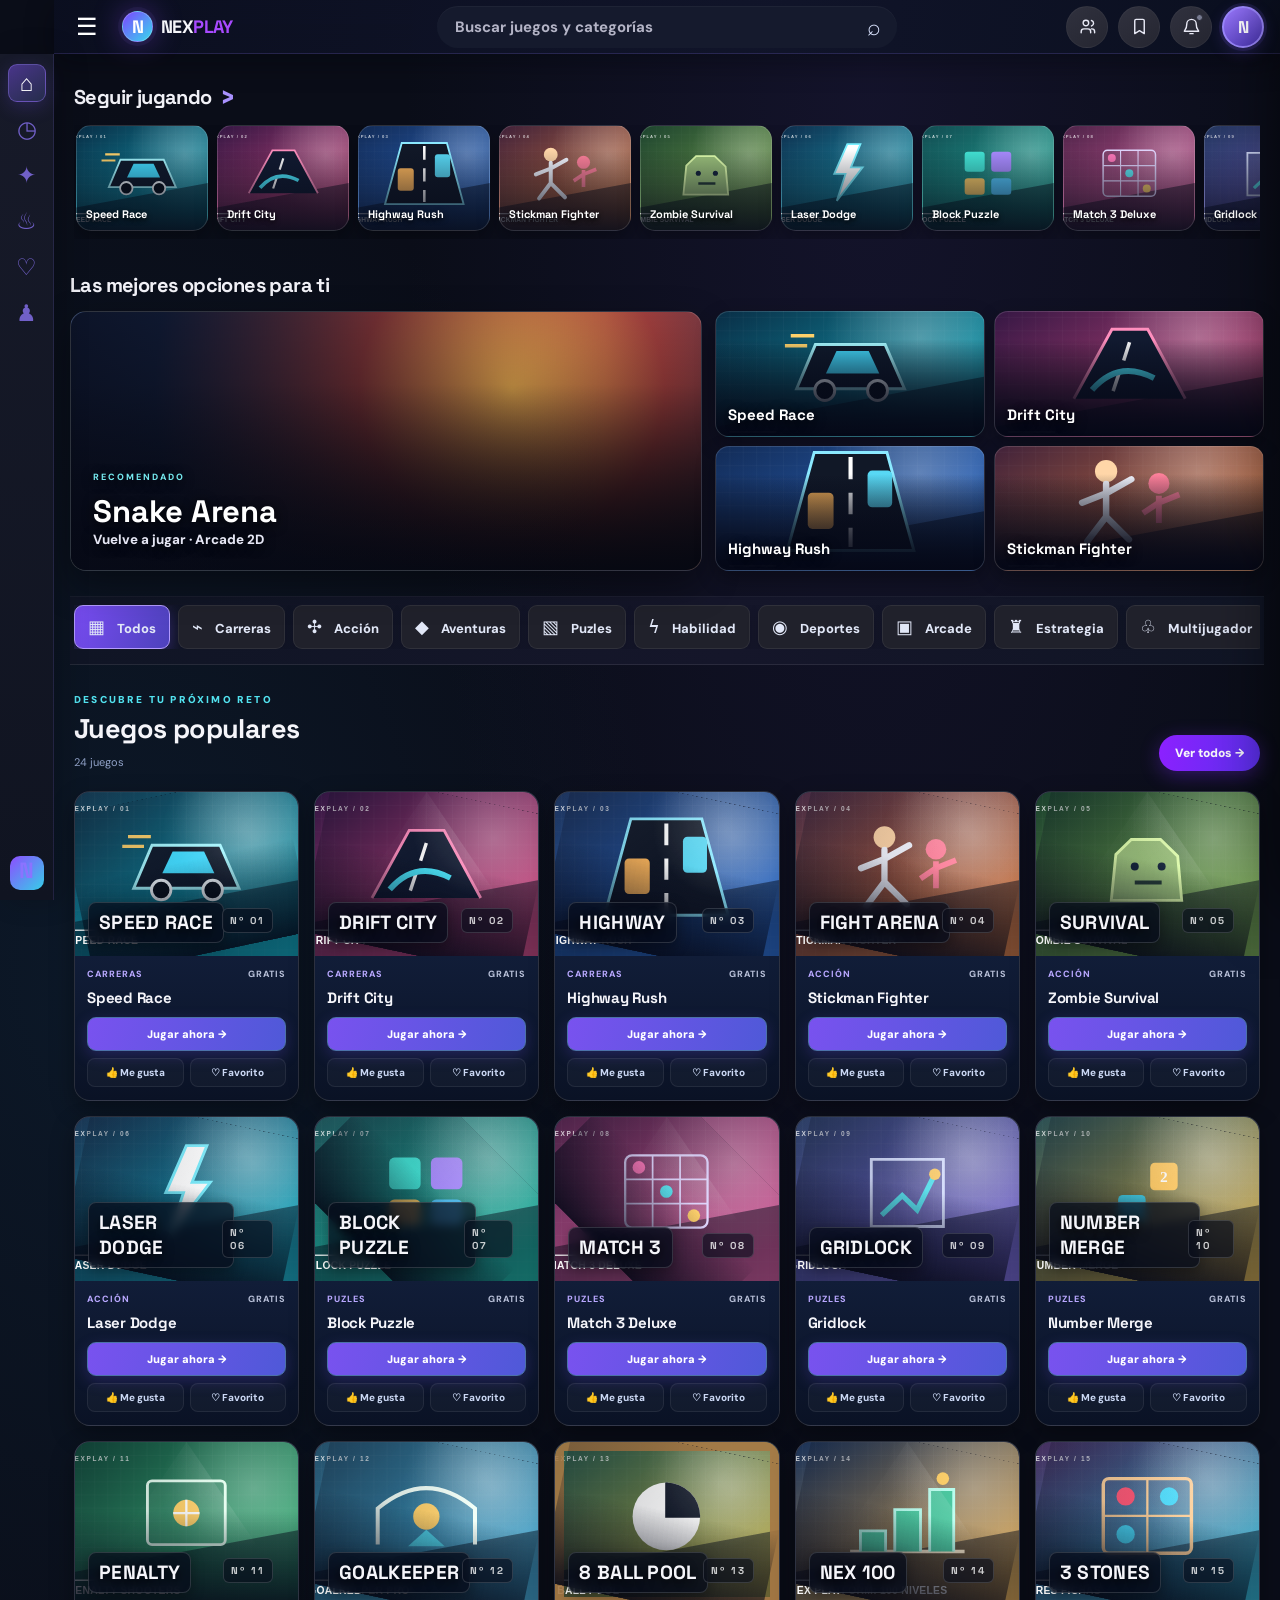
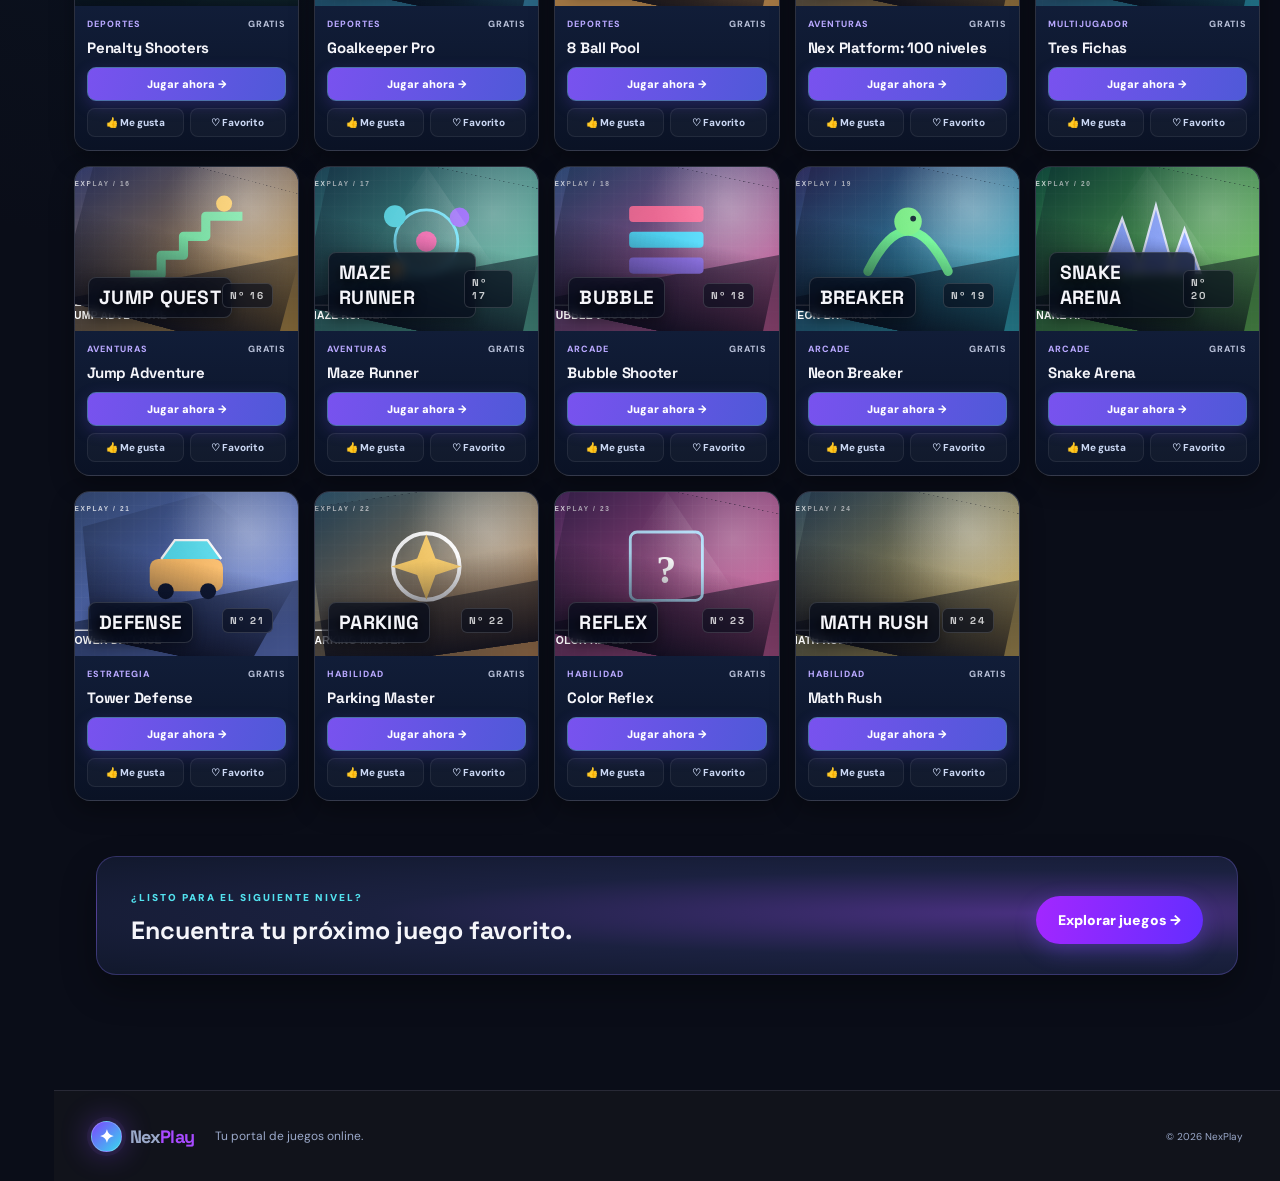
<file: index.html>
<!doctype html>
<html lang="es">
<head>
<meta charset="utf-8"><meta name="viewport" content="width=device-width,initial-scale=1">
<meta name="description" content="NexPlay: descubre juegos online gratis de carreras, acción, deportes, puzles y arcade.">
<meta name="theme-color" content="#080d20"><title>NexPlay — Juegos online gratis</title>
<link rel="canonical" href="https://lunaagudoalvarez-blip.github.io/nexplay/">
<link rel="stylesheet" href="styles.css?v=20261125-03">
</head>
<body>
<header class="topbar">
<button class="menu-toggle" id="menu-toggle" type="button" aria-label="Abrir menú">☰</button>
<a class="brand" href="#inicio"><span class="brand-icon">N</span><span>NEX<span>PLAY</span></span></a>
<label class="search top-search"><input id="search" type="search" placeholder="Buscar juegos y categorías" aria-label="Buscar juegos y categorías"><span>⌕</span></label>
<div class="top-actions" aria-label="Accesos rápidos">
<button class="top-icon" id="friends-shortcut" type="button" aria-label="Amigos" title="Amigos"><svg viewBox="0 0 24 24" aria-hidden="true"><path d="M16 20v-1.5a3.5 3.5 0 0 0-3.5-3.5h-5A3.5 3.5 0 0 0 4 18.5V20M10 11a3.5 3.5 0 1 0 0-7 3.5 3.5 0 0 0 0 7ZM17 4.5a3.5 3.5 0 0 1 0 6.8M17 15h.5a3.5 3.5 0 0 1 3.5 3.5V20"/></svg></button>
<button class="top-icon" id="saved-shortcut" type="button" aria-label="Mis juegos guardados" title="Mis juegos"><svg viewBox="0 0 24 24" aria-hidden="true"><path d="M6 4.75A1.75 1.75 0 0 1 7.75 3h8.5A1.75 1.75 0 0 1 18 4.75V21l-6-3.7L6 21V4.75Z"/></svg></button>
<button class="top-icon" id="notifications-shortcut" type="button" aria-label="Notificaciones" title="Notificaciones"><svg viewBox="0 0 24 24" aria-hidden="true"><path d="M18 9a6 6 0 0 0-12 0c0 7-3 7-3 9h18c0-2-3-2-3-9ZM10 21h4"/></svg><span class="notification-dot" aria-hidden="true"></span></button>
<button class="profile-trigger" id="profile-trigger" type="button" aria-label="Abrir perfil" title="Mi perfil">N</button></div>
<span id="account-status" class="account-status">Invitado</span>
</header>
<aside class="arcade-sidebar" aria-label="Menú principal">
<a href="#inicio" class="side-link active" title="Inicio">⌂</a>
<a href="#juegos" class="side-link" title="Recientes">◷</a>
<a href="#categorias" class="side-link" title="Explorar">✦</a>
<a href="#juegos" class="side-link" title="Tendencias">♨</a>
<a href="#juegos" class="side-link" id="favorites-side" title="Favoritos">♡</a>
<a href="#juegos" class="side-link" title="Multijugador">♟</a>
<div class="side-spacer"></div><span class="side-brand">N</span>
</aside>
<main id="inicio">
<section class="continue-section"><div class="home-heading"><h2>Seguir jugando <span>›</span></h2></div><div class="continue-row" id="continue-row"></div></section>
<section class="recommend-home"><div class="home-heading"><h2>Las mejores opciones para ti</h2></div><div class="feature-layout"><button class="feature-main" id="feature-main" data-feature="snake-arena"><span class="feature-tag">RECOMENDADO</span><strong>Snake Arena</strong><small>Vuelve a jugar · Arcade 2D</small></button><div class="feature-mini-grid" id="feature-mini-grid"></div></div></section>
<section class="categories-section" id="categorias"><div class="categories" id="category-list">
<button class="category active" data-filter="Todos">▦ <span>Todos</span></button><button class="category" data-filter="Carreras">⌁ <span>Carreras</span></button><button class="category" data-filter="Acción">✣ <span>Acción</span></button><button class="category" data-filter="Aventuras">◆ <span>Aventuras</span></button><button class="category" data-filter="Puzles">▧ <span>Puzles</span></button><button class="category" data-filter="Habilidad">ϟ <span>Habilidad</span></button><button class="category" data-filter="Deportes">◉ <span>Deportes</span></button><button class="category" data-filter="Arcade">▣ <span>Arcade</span></button><button class="category" data-filter="Estrategia">♜ <span>Estrategia</span></button><button class="category" data-filter="Multijugador">♧ <span>Multijugador</span></button>
</div></section>
<section class="games-section" id="juegos"><div class="section-heading"><div><div class="section-kicker">DESCUBRE TU PRÓXIMO RETO</div><h2>Juegos populares</h2><span id="game-count">24 juegos</span></div><a class="see-all" href="#juegos">Ver todos →</a></div><div class="games-grid" id="games-grid"></div><p class="empty" id="empty" hidden>No hay juegos que coincidan con tu búsqueda.</p></section>
<section class="bottom-banner"><div><span>¿LISTO PARA EL SIGUIENTE NIVEL?</span><h2>Encuentra tu próximo juego favorito.</h2></div><a class="hero-button" href="#juegos">Explorar juegos →</a></section>
</main>
<div class="profile-backdrop" id="profile-backdrop"></div>
<aside class="profile-drawer" id="profile-drawer" aria-hidden="true">
  <button class="profile-close" id="profile-close" aria-label="Cerrar perfil">×</button>
  <nav class="profile-tabs" aria-label="Secciones del perfil">
    <button class="profile-tab active" type="button" data-profile-tab="perfil">Perfil</button>
    <button class="profile-tab" type="button" data-profile-tab="juegos">Mis juegos</button>
    <button class="profile-tab" type="button" data-profile-tab="amigos">Amigos</button>
  </nav>
  <div class="profile-view active" data-profile-view="perfil">
  <button class="profile-avatar" id="profile-avatar" type="button" aria-label="Cambiar foto de perfil">N</button>
  <section class="avatar-picker" id="avatar-picker" hidden>
    <div class="avatar-picker-head"><strong>Elige tu avatar</strong><button type="button" id="avatar-picker-close" aria-label="Cerrar selector">×</button></div>
    <p>Escoge uno de NexPlay o sube una imagen de tu dispositivo.</p>
    <div class="avatar-options" id="avatar-options">
      <button type="button" class="avatar-option avatar-violet" data-avatar="⚡" aria-label="Rayo">⚡</button>
      <button type="button" class="avatar-option avatar-cyan" data-avatar="🎮" aria-label="Mando">🎮</button>
      <button type="button" class="avatar-option avatar-pink" data-avatar="👾" aria-label="Alien arcade">👾</button>
      <button type="button" class="avatar-option avatar-orange" data-avatar="🔥" aria-label="Fuego">🔥</button>
      <button type="button" class="avatar-option avatar-green" data-avatar="🐉" aria-label="Dragón">🐉</button>
      <button type="button" class="avatar-option avatar-blue" data-avatar="🚀" aria-label="Cohete">🚀</button>
      <button type="button" class="avatar-option avatar-red" data-avatar="💀" aria-label="Calavera">💀</button>
      <button type="button" class="avatar-option avatar-gold" data-avatar="👑" aria-label="Corona">👑</button>
    </div>
    <label class="avatar-upload" for="avatar-file"> <span>＋</span> Subir foto del dispositivo</label>
    <input id="avatar-file" type="file" accept="image/png,image/jpeg,image/webp,image/gif" hidden>
    <button type="button" class="avatar-remove" id="avatar-remove">Volver a la inicial</button>
  </section>
  <h2 id="profile-name">@Jugador.NexPlay</h2><p class="profile-email" id="profile-email">Sesión de invitado</p>
  <div class="profile-actions"><button class="profile-main-action" id="profile-edit">♙ &nbsp; Perfil</button><button class="profile-icon-action" id="profile-edit-icon" aria-label="Editar perfil">✎</button><button class="profile-icon-action" id="profile-share" aria-label="Compartir perfil">➦</button></div>
  <div class="profile-progress"><div class="progress-copy"><strong>Tu perfil está 60% completo</strong><button id="profile-complete">Completar ahora ›</button></div><div class="progress-track"><span></span></div></div>
  <div class="profile-menu">
    <button type="button" data-profile-action="notifications">✉ &nbsp; Preferencias de notificación</button>
    <button type="button" data-profile-action="privacy">♢ &nbsp; Preferencias de privacidad</button>
    <button type="button" data-profile-action="settings">⚙ &nbsp; Configuración de cuenta</button>
    <button type="button" id="profile-signout">⇥ &nbsp; Cerrar sesión</button>
  </div>
  <div class="profile-support"><button type="button" data-profile-action="support">✉ &nbsp; Soporte</button></div>
  </div>
  <section class="profile-view" data-profile-view="juegos">
    <div class="profile-page-head"><span class="profile-kicker">TU COLECCIÓN</span><h2>Mis juegos</h2><p>Encuentra tus favoritos, tus me gusta y tus últimas partidas.</p></div>
    <nav class="collection-tabs" aria-label="Colecciones de juegos">
      <button type="button" class="collection-tab active" data-collection="liked">Me gusta</button>
      <button type="button" class="collection-tab" data-collection="favorites">Favoritos</button>
      <button type="button" class="collection-tab" data-collection="recent">Mis juegos</button>
    </nav>
    <div id="profile-game-list" class="profile-game-list"><p class="profile-empty">Todavía no has guardado juegos aquí.</p></div>
  </section>
  <section class="profile-view" data-profile-view="amigos">
    <div class="profile-page-head"><span class="profile-kicker">JUEGA EN COMPAÑÍA</span><h2>Amigos</h2><p>Guarda los nombres de tus amigos en este dispositivo e invítalos a NexPlay.</p></div>
    <div class="friends-invite-card">
      <div class="friends-art">✦</div><h3>Encuentra a tus amigos</h3>
      <p>Añade un apodo para tenerlo a mano o comparte una invitación.</p>
      <form id="friend-add-form" class="friend-add-form"><input id="friend-name-input" maxlength="24" required placeholder="Escribe su apodo" aria-label="Apodo del amigo"><button type="submit">Añadir</button></form>
      <button type="button" class="friend-share-button" id="share-friend-invite">＋ &nbsp; Invitar a un amigo</button>
      <button type="button" class="friend-profile-share" id="share-friend-profile">↗ &nbsp; Compartir perfil</button>
      <p id="friend-feedback" class="friend-feedback" aria-live="polite"></p>
    </div>
    <div class="friends-list-wrap"><div class="friends-list-heading"><strong>Mis amigos</strong><span id="friend-total">0</span></div><div id="friends-list" class="friends-list"><p class="profile-empty">Todavía no has añadido amigos.</p></div></div>
    <p class="friends-note">Los apodos se guardan solo en este navegador. Las invitaciones abren NexPlay; para tener amigos sincronizados y partidas online entre dispositivos habrá que conectar un servicio de cuentas y un servidor.</p>
  </section>
</aside>
<footer><a class="brand" href="#inicio"><span class="brand-icon">✦</span><span>Nex<span>Play</span></span></a><p>Tu portal de juegos online.</p><small>© <span id="year"></span> NexPlay</small></footer>
<div class="modal" id="modal" aria-hidden="true"><div class="modal-panel"><div class="modal-head"><div class="modal-title"><span class="section-kicker" id="game-category">NEXPLAY ORIGINAL</span><h2 id="game-title">Juego</h2></div><div class="player-tools"><button id="like-game" class="vote-btn" type="button" aria-label="Me gusta">👍 <span>Me gusta</span> <b id="like-count">0</b></button><button id="dislike-game" class="vote-btn" type="button" aria-label="No me gusta">👎 <span>No me gusta</span> <b id="dislike-count">0</b></button><button id="favorite-game" class="favorite-btn" type="button" aria-label="Guardar en favoritos">♡ <span>Favorito</span></button><button id="fullscreen-game" class="fullscreen-btn" type="button">⛶ <span>Pantalla completa</span></button><button class="close" id="close" aria-label="Cerrar">×</button></div></div><div class="game-room">
  <div class="game-primary">
    <div id="game-area" class="game-area"></div>
    <section class="game-details" id="game-details">
      <section class="detail-panel guide-panel"><div class="detail-kicker">GUÍA DEL JUEGO</div><h3>Cómo se juega</h3><p id="how-to-play">Abre un juego para ver sus instrucciones.</p><div id="game-controls-note" class="controls-note"></div></section>
      <section class="detail-panel comments-panel"><div class="detail-kicker">COMUNIDAD NEXPLAY</div><h3>Comentarios</h3><p class="comments-hint">Comparte qué te ha parecido este juego. Los comentarios se guardan en este navegador.</p>
        <form id="comment-form" class="comment-form"><input id="comment-name" maxlength="24" placeholder="Tu nombre (opcional)" aria-label="Tu nombre"><textarea id="comment-text" maxlength="500" required placeholder="Escribe tu comentario..." aria-label="Escribe tu comentario"></textarea><button class="game-action" type="submit">Publicar comentario</button></form>
        <div id="comment-list" class="comment-list"><p class="no-comments">Todavía no hay comentarios. ¡Sé el primero!</p></div>
      </section>
    </section>
  </div>
  <aside class="game-rail"><div class="rail-heading">Jugar a continuación</div><p class="rail-subtitle">Más juegos que podrían gustarte</p><div id="game-recommendations" class="recommendations"></div></aside>
</div></div></div>
<script src="games.js?v=20261125-03"></script>
</body></html>
</file>
<file: styles.css>
@import url('https://fonts.googleapis.com/css2?family=DM+Sans:wght@400;500;600;700;800;900&family=Space+Grotesk:wght@500;600;700&display=swap');
:root{--bg:#080d20;--panel:#111a35;--text:#f7f8ff;--muted:#a8b2ce;--purple:#8d35ff;--cyan:#28d9ee;--line:#273454}*{box-sizing:border-box}html{scroll-behavior:smooth}body{margin:0;background:var(--bg);color:var(--text);font-family:'DM Sans',sans-serif}a{color:inherit;text-decoration:none}button,input{font:inherit}.topbar{height:78px;padding:0 3.2%;display:flex;align-items:center;gap:30px;background:#080d20f5;border-bottom:1px solid #ffffff12;position:sticky;top:0;z-index:10;backdrop-filter:blur(16px)}.brand{display:flex;align-items:center;gap:10px;font:800 27px 'Space Grotesk';white-space:nowrap}.brand>span:last-child>span{color:#a84aff}.brand-icon{display:grid;place-items:center;width:43px;height:43px;border-radius:13px;background:linear-gradient(135deg,#a52dff,#16c9ed);color:white;font-size:27px;box-shadow:0 0 25px #883dff55}.topbar nav{display:flex;align-items:center;gap:25px;margin:auto;color:#d5dcf0;font-size:14px;font-weight:700}.topbar nav a{padding:12px 15px;border-radius:30px;transition:.2s}.topbar nav a:hover,.topbar nav .nav-active{background:linear-gradient(100deg,#8c25ff,#5d35ff);box-shadow:0 0 25px #792cff66}.search{display:flex;align-items:center;gap:9px;border:1px solid #354262;background:#101a36;border-radius:28px;padding:10px 15px;color:#dbe4ff}.search input{width:160px;background:transparent;border:0;outline:0;color:white;font-size:13px}.moon{width:42px;height:42px;border-radius:50%;border:1px solid #354262;background:#101a36;color:white;font-size:22px;cursor:pointer}.hero{min-height:345px;display:grid;grid-template-columns:40% 60%;overflow:hidden;position:relative;background:radial-gradient(ellipse at 72% 55%,#243a83 0,#101a3b 38%,#080d20 75%);border-bottom:1px solid #ffffff18}.hero-copy{padding:42px 0 38px 6.5%;position:relative;z-index:2}.hero-kicker,.section-kicker{font-size:10px;letter-spacing:2.2px;font-weight:900;color:#52e2ef}.hero h1{font:900 clamp(44px,5.1vw,73px)/.99 'Space Grotesk';letter-spacing:-3px;margin:16px 0}.hero h1 span{background:linear-gradient(90deg,#dba0ff,#8c4bff,#36d9ef);background-clip:text;color:transparent}.hero-copy p{max-width:420px;color:#e0e5f8;font-size:16px;line-height:1.5}.hero-button{display:inline-flex;align-items:center;gap:12px;padding:15px 22px;margin-top:8px;border-radius:28px;background:linear-gradient(100deg,#a327ff,#642dff);box-shadow:0 7px 30px #8b27ff77;color:white;font-size:14px;font-weight:900;transition:transform .2s,box-shadow .2s}.hero-button:hover{transform:translateY(-3px) scale(1.03);box-shadow:0 12px 38px #8b27ff99}.hero-meta{margin-top:22px;color:#a8b6d8;font-size:9px;letter-spacing:1.3px;font-weight:800}.hero-meta i{display:inline-block;width:4px;height:4px;border-radius:50%;background:#44dce9;margin:0 9px 2px}.hero-scene{position:relative;min-height:345px;overflow:hidden;background:linear-gradient(115deg,#142c62,#2757a6 42%,#32156d 100%);clip-path:polygon(8% 0,100% 0,100% 100%,0 100%)}.hero-scene:before{content:"";position:absolute;inset:0;background:repeating-linear-gradient(115deg,transparent 0 38px,#ffffff0a 40px 42px),radial-gradient(ellipse at 45% 40%,#42dfff66,transparent 55%)}.sun-glow{position:absolute;width:350px;height:350px;border-radius:50%;background:#8c3bff66;filter:blur(55px);right:20%;top:-130px}.speed-ring{position:absolute;width:230px;height:230px;border:13px solid #ffb94d;border-radius:50%;right:24%;top:26px;box-shadow:0 0 40px #ff8b44;transform:rotateX(63deg) rotateZ(-15deg)}.track{position:absolute;width:120%;height:170px;bottom:-70px;left:-5%;background:linear-gradient(180deg,#25345d,#11172c);border-top:7px solid #6b8aff;transform:perspective(300px) rotateX(30deg);box-shadow:0 -10px 45px #5d48ff}.track:after{content:"";position:absolute;left:0;right:0;top:50%;border-top:5px dashed #d6dfff88}.hero-car{position:absolute;width:250px;height:85px;left:24%;bottom:66px;background:linear-gradient(160deg,#48f1ff,#2458d8 55%,#171a53);border-radius:50px 65px 25px 25px;transform:skew(-17deg) rotate(-8deg);box-shadow:0 20px 35px #05081699,0 0 40px #28d9ee88}.hero-car:before{content:"";position:absolute;left:58px;top:-34px;width:125px;height:45px;background:linear-gradient(130deg,#9ceeff,#243c85);border:5px solid #142454;border-radius:50px 60px 0 0}.hero-car:after{content:"";position:absolute;left:25px;right:25px;bottom:-14px;height:24px;background:#10152d;border-radius:50%}.hero-car b,.hero-car i{position:absolute;z-index:2;bottom:12px;width:28px;height:10px;background:#ff526e;box-shadow:0 0 18px #ff4e79}.hero-car b{left:10px}.hero-car i{right:10px}.hero-orb{position:absolute;border-radius:50%;background:linear-gradient(135deg,#ffe47d,#ff8c22);box-shadow:0 0 35px #ffad36}.orb-a{width:55px;height:55px;right:19%;top:70px}.orb-b{width:27px;height:27px;right:8%;top:155px}.hero-cube{position:absolute;width:80px;height:80px;right:8%;bottom:42px;background:linear-gradient(135deg,#53e5f1,#1666bd);transform:rotate(25deg) skew(-8deg);box-shadow:0 0 30px #28d9ee88}.hero-caption{position:absolute;right:27px;top:25px;font:700 14px 'Space Grotesk';letter-spacing:5px;color:#c8d7ff;text-align:right}.hero-caption strong{font-size:24px;color:white}.categories-section{padding:17px 2.2%;border-bottom:1px solid #ffffff0e}.categories{display:flex;gap:10px;overflow-x:auto;scrollbar-width:thin}.category{flex:0 0 auto;border:1px solid #293654;background:#0e1730;color:#e1e7f7;border-radius:28px;padding:12px 17px;cursor:pointer;transition:.2s;font-size:18px}.category span{font-size:13px;font-weight:800;margin-left:7px}.category:hover,.category.active{background:linear-gradient(100deg,#8d20ff,#5b31ee);border-color:#a44cff;box-shadow:0 5px 22px #812aff55;transform:translateY(-2px)}.games-section{padding:30px 2.2% 65px}.section-heading{display:flex;justify-content:space-between;align-items:end;margin-bottom:17px}.section-heading h2{font:800 29px 'Space Grotesk';margin:5px 0 4px}.section-heading #game-count{font-size:11px;color:#91a2c8}.see-all{font-size:12px;font-weight:900;background:linear-gradient(100deg,#8d20ff,#5b31ee);padding:10px 16px;border-radius:25px;box-shadow:0 5px 20px #812aff55}.games-grid{display:grid;grid-template-columns:repeat(6,minmax(0,1fr));gap:14px}.game-card{min-width:0;overflow:hidden;position:relative;border:1px solid #354262;border-radius:16px;background:#101a34;box-shadow:0 8px 20px #0003;transition:transform .25s cubic-bezier(.2,.8,.2,1),border-color .25s,box-shadow .25s;transform:translateY(0)}.game-card:hover{transform:translateY(-8px) scale(1.025);border-color:#a15aff;box-shadow:0 16px 34px #0008,0 0 22px #7b36ff55;z-index:2}.game-art{height:132px;position:relative;overflow:hidden;display:flex;align-items:end;padding:12px;background:linear-gradient(135deg,#153b68,#14152e)}.game-art:before,.game-art:after{content:"";position:absolute;transition:transform .35s}.game-card:hover .game-art:before{transform:scale(1.12) rotate(-3deg)}.game-art:before{width:150px;height:100px;right:-15px;top:-15px;border-radius:30px;background:linear-gradient(135deg,#2ce0ef,#7345ff);filter:drop-shadow(0 12px 18px #0007);transform:rotate(-15deg)}.game-art:after{width:85px;height:85px;right:35px;top:25px;border:8px solid #ffffffaa;border-radius:50%;box-shadow:0 0 30px #ffffff55}.art-label{position:relative;z-index:1;font:900 25px 'Space Grotesk';letter-spacing:-1px;text-shadow:0 3px 9px #000b}.art-number{position:absolute;right:12px;bottom:10px;z-index:1;font:800 10px 'Space Grotesk';letter-spacing:2px;color:#ffffffc9}.game-card:nth-child(6n+2) .game-art{background:linear-gradient(135deg,#421d62,#151735)}.game-card:nth-child(6n+2) .game-art:before{background:linear-gradient(135deg,#ff5c87,#7b35e8);clip-path:polygon(50% 0,100% 100%,0 100%)}.game-card:nth-child(6n+3) .game-art{background:linear-gradient(135deg,#174e61,#101b37)}.game-card:nth-child(6n+3) .game-art:before{background:linear-gradient(135deg,#49e8cc,#1684d8);border-radius:8px;transform:rotate(35deg)}.game-card:nth-child(6n+4) .game-art{background:linear-gradient(135deg,#17436a,#152047)}.game-card:nth-child(6n+4) .game-art:before{background:linear-gradient(135deg,#ffe46e,#f27d38);border-radius:50%}.game-card:nth-child(6n+5) .game-art{background:linear-gradient(135deg,#284c8d,#1c1744)}.game-card:nth-child(6n+5) .game-art:before{background:linear-gradient(135deg,#73f0ff,#3966ff);clip-path:polygon(50% 0,100% 100%,0 100%)}.game-card:nth-child(6n) .game-art{background:linear-gradient(135deg,#512d7a,#1a1738)}.game-card:nth-child(6n) .game-art:before{background:linear-gradient(135deg,#f55ac7,#8d38ff);border-radius:50%}.game-info{padding:11px 12px 12px}.game-meta{display:flex;justify-content:space-between;color:#9ba9ca;font-size:9px;font-weight:800;letter-spacing:1px;text-transform:uppercase}.game-info h3{font:800 15px 'Space Grotesk';margin:8px 0 10px;white-space:nowrap;overflow:hidden;text-overflow:ellipsis}.play{width:100%;border:1px solid #344568;background:#192747;color:#e8f4ff;padding:9px;border-radius:9px;font-size:11px;font-weight:900;cursor:pointer;transition:.2s}.play:hover{background:linear-gradient(90deg,#8d20ff,#5b31ee);border-color:#a64eff}.empty{color:var(--muted)}.bottom-banner{margin:0 2.2% 65px;padding:28px 34px;border:1px solid #354262;border-radius:20px;background:radial-gradient(ellipse at 80% 50%,#38226d,#111a35 65%);display:flex;align-items:center;justify-content:space-between}.bottom-banner span{color:#52e2ef;font-size:10px;font-weight:900;letter-spacing:2px}.bottom-banner h2{font:800 25px 'Space Grotesk';margin:8px 0 0}footer{display:flex;align-items:center;gap:20px;padding:25px 3%;border-top:1px solid #ffffff14;color:#9ba9ca}footer p{margin-right:auto;font-size:12px}footer small{font-size:10px}.modal{position:fixed;inset:0;background:#030615eF;z-index:30;display:none;place-items:center;padding:18px}.modal.open{display:grid}.modal-panel{width:min(760px,100%);max-height:92vh;overflow:auto;background:#111a35;border:1px solid #45577d;border-radius:20px;padding:22px;box-shadow:0 25px 80px #000b}.modal-head{display:flex;justify-content:space-between;align-items:center;margin-bottom:16px}.modal-head h2{font:800 26px 'Space Grotesk';margin-top:5px}.close{width:40px;height:40px;border:0;border-radius:10px;background:#263654;color:white;font-size:25px;cursor:pointer}.game-area{min-height:300px;padding:20px;border:1px solid #293b5e;border-radius:14px;background:#091329;text-align:center}.game-area p{color:#b9c5df}.game-status{font-weight:900;color:#52e2ef;font-size:17px;margin:10px}.challenge-board{min-height:190px;position:relative;margin:16px auto;padding:15px;border-radius:12px;background:linear-gradient(145deg,#15264a,#0c1429);border:1px solid #344568;overflow:hidden}.challenge-target{position:absolute;width:43px;height:43px;border:0;border-radius:50%;background:radial-gradient(circle at 30% 25%,#fff,#51e3ed 38%,#7b36ff);box-shadow:0 0 24px #55dce9aa;cursor:pointer}.game-action{border:0;border-radius:10px;padding:12px 20px;background:linear-gradient(100deg,#a327ff,#642dff);color:white;font-weight:900;cursor:pointer;margin:8px}.challenge-grid{display:grid;grid-template-columns:repeat(4,1fr);gap:7px;max-width:360px;margin:15px auto}.challenge-grid button{height:55px;border:1px solid #455a7d;border-radius:8px;background:#26395e;color:white;font-size:17px;cursor:pointer}.challenge-grid button.selected{background:#853aff}.challenge-grid button.matched{background:#1b9e94}.modal input{max-width:100%}@media(max-width:1100px){.games-grid{grid-template-columns:repeat(4,minmax(0,1fr))}.topbar{gap:15px}.topbar nav{gap:5px}}@media(max-width:760px){.topbar{height:auto;min-height:68px;flex-wrap:wrap;padding:12px 4%;gap:12px}.topbar nav{order:3;width:100%;justify-content:center}.top-search{margin-left:auto}.search input{width:100px}.hero{grid-template-columns:1fr}.hero-copy{padding:35px 7% 30px}.hero-scene{min-height:220px;clip-path:none}.hero-car{left:24%;bottom:48px;transform:scale(.75) skew(-17deg)}.games-grid{grid-template-columns:repeat(3,minmax(0,1fr))}.game-art{height:110px}.bottom-banner{align-items:flex-start;gap:12px;flex-direction:column}}@media(max-width:500px){.brand{font-size:22px}.moon{display:none}.topbar nav{font-size:12px}.topbar nav a{padding:8px}.games-grid{grid-template-columns:repeat(2,minmax(0,1fr));gap:10px}.game-art{height:100px}.game-info h3{font-size:13px}.section-heading h2{font-size:24px}.categories-section{padding:12px}.category{padding:10px 13px}.hero h1{font-size:48px}.hero-scene{min-height:190px}.bottom-banner{padding:22px}.bottom-banner h2{font-size:21px}}@media(prefers-reduced-motion:reduce){*,*:before,*:after{scroll-behavior:auto!important;transition:none!important;animation:none!important}}


/* Game-specific illustrated covers: each card depicts its own gameplay genre */
.game-art{height:158px;padding:13px;background:#101a34;isolation:isolate}
.game-art:before,.game-art:after{content:"";position:absolute;pointer-events:none}
.game-art:before{width:70%;height:120%;right:-9%;top:-24%;border-radius:48%;transform:rotate(-20deg);opacity:.9}
.game-art:after{width:45%;height:65%;right:13%;top:15%;border:5px solid #ffffff8c;border-radius:18px;transform:rotate(12deg);box-shadow:0 0 28px #ffffff3a}
.art-scene{position:absolute;inset:0;z-index:0;overflow:hidden}
.art-label,.art-number{z-index:2;position:relative}
.art-label{font-size:22px;text-shadow:0 3px 12px #000}
.art-number{margin-left:auto;align-self:flex-end}
.card-speed-race .game-art{background:linear-gradient(160deg,#102b59,#167caa 55%,#101a34)}
.card-speed-race .game-art:before{width:130%;height:48%;right:-12%;top:42%;border-radius:0;background:repeating-linear-gradient(90deg,#263654 0 45px,#dce7ff 47px 50px);transform:perspective(150px) rotateX(30deg)}
.card-speed-race .game-art:after{width:110px;height:40px;right:25%;top:43%;border:0;border-radius:28px 38px 12px 12px;background:linear-gradient(160deg,#a6f7ff,#1785ee 60%,#10245b);transform:rotate(-12deg);box-shadow:0 8px 20px #020816}
.card-stickman-fighter .game-art{background:radial-gradient(circle at 60% 40%,#853d57,#291c40 65%,#10172e)}
.card-stickman-fighter .game-art:before{width:12px;height:90px;right:43%;top:22%;background:#f3eaff;border-radius:9px;transform:rotate(28deg);box-shadow:-24px 20px 0 -3px #f3eaff,24px -10px 0 -3px #f3eaff}
.card-stickman-fighter .game-art:after{width:42px;height:42px;right:36%;top:13%;border:5px solid #f3eaff;border-radius:50%;box-shadow:0 0 25px #ff648e}
.card-block-puzzle .game-art{background:linear-gradient(135deg,#0d3c55,#151b3e)}
.card-block-puzzle .game-art:before{width:108px;height:100px;right:15%;top:8%;border-radius:8px;background:linear-gradient(90deg,transparent 31%,#55e8df 32% 64%,transparent 65%),linear-gradient(0deg,#55e8df 0 30%,transparent 31% 65%,#9a75ff 66% 100%);transform:rotate(-8deg);box-shadow:0 0 28px #28d9ee55}
.card-block-puzzle .game-art:after{width:65px;height:65px;right:20%;top:22%;border:3px solid #d6ffff;transform:rotate(45deg);border-radius:5px}
.card-penalty-shooters .game-art{background:linear-gradient(160deg,#155d56,#123d4b 60%,#101a34)}
.card-penalty-shooters .game-art:before{width:125%;height:85%;right:-10%;top:26%;border-radius:0;background:repeating-linear-gradient(90deg,transparent 0 42px,#b9ffdf33 43px 45px),linear-gradient(#258c68,#15533f);transform:perspective(160px) rotateX(25deg)}
.card-penalty-shooters .game-art:after{width:90px;height:58px;right:18%;top:12%;border:5px solid white;border-bottom:0;border-radius:5px 5px 0 0;transform:none}
.card-jump-adventure .game-art{background:linear-gradient(160deg,#152d65,#4b3e91 65%,#171b3b)}
.card-jump-adventure .game-art:before{width:120%;height:22px;right:-8%;top:65%;border-radius:4px;background:#54e4e5;transform:rotate(-9deg);box-shadow:-30px -47px 0 #8e75ff,45px 44px 0 #8e75ff}
.card-jump-adventure .game-art:after{width:33px;height:33px;right:39%;top:28%;border:0;border-radius:8px;background:#ffe18a;transform:rotate(15deg);box-shadow:0 0 25px #ffdf83}
.card-bubble-shooter .game-art{background:radial-gradient(circle at 50% 40%,#244e88,#101a34 70%)}
.card-bubble-shooter .game-art:before{width:40px;height:40px;right:22%;top:17%;border-radius:50%;background:#ff77bb;box-shadow:-45px 34px 0 #52e2ef,-5px 75px 0 #ffdb67,-78px 2px 0 #9b78ff,35px -8px 0 #60e5a6}
.card-bubble-shooter .game-art:after{width:24px;height:24px;right:47%;top:66%;border:0;border-radius:50%;background:#f3f8ff;box-shadow:0 0 20px #fff}
.card-8-ball-pool .game-art{background:linear-gradient(135deg,#104b48,#092d35)}
.card-8-ball-pool .game-art:before{width:120%;height:130%;right:-10%;top:-14%;border-radius:12px;border:9px solid #a87945;background:repeating-linear-gradient(0deg,transparent 0 43px,#ffffff12 44px 46px),#116653;transform:rotate(-8deg)}
.card-8-ball-pool .game-art:after{width:48px;height:48px;right:31%;top:29%;border:0;border-radius:50%;background:radial-gradient(circle at 35% 30%,#777,#111 70%);box-shadow:-47px 34px 0 -8px #f4f4f4,50px -18px 0 -9px #e6c65d}
.card-zombie-survival .game-art{background:linear-gradient(140deg,#273c35,#131c2a 65%,#101327)}
.card-zombie-survival .game-art:before{width:70px;height:85px;right:27%;top:17%;border-radius:45% 45% 20% 20%;background:linear-gradient(#b0c77a,#4e7450);transform:rotate(-8deg);box-shadow:0 0 30px #b4e36b55}
.card-zombie-survival .game-art:after{width:18px;height:18px;right:39%;top:32%;border:0;border-radius:50%;background:#ff5f57;box-shadow:24px 0 #ff5f57}
.card-match-3-deluxe .game-art{background:linear-gradient(135deg,#4a235f,#18234a)}
.card-match-3-deluxe .game-art:before{width:105px;height:105px;right:13%;top:10%;border-radius:12px;background:repeating-linear-gradient(90deg,transparent 0 32px,#ffffff22 33px 35px),repeating-linear-gradient(0deg,transparent 0 32px,#ffffff22 33px 35px),#37265d;transform:rotate(8deg)}
.card-match-3-deluxe .game-art:after{width:27px;height:27px;right:39%;top:30%;border:0;border-radius:8px;background:#ff6eae;transform:rotate(45deg);box-shadow:32px 30px #56e5ee,-32px 30px #ffd46e}
.card-parking-master .game-art{background:linear-gradient(140deg,#174c6a,#172441)}
.card-parking-master .game-art:before{width:130%;height:70%;right:-12%;top:34%;border-radius:0;background:repeating-linear-gradient(90deg,transparent 0 52px,#ffffffa0 53px 56px),#374b67;transform:perspective(130px) rotateX(25deg)}
.card-parking-master .game-art:after{width:82px;height:36px;right:21%;top:43%;border:0;border-radius:13px 20px 8px 8px;background:linear-gradient(#f9d86c,#e17a29);transform:rotate(-8deg);box-shadow:0 7px 16px #050b1a}
.card-maze-runner .game-art{background:linear-gradient(135deg,#273a62,#10172d)}
.card-maze-runner .game-art:before{width:112px;height:112px;right:12%;top:3%;border-radius:4px;background:repeating-linear-gradient(90deg,transparent 0 22px,#a7b9e6 23px 29px),repeating-linear-gradient(0deg,transparent 0 22px,#a7b9e6 23px 29px);transform:rotate(12deg)}
.card-maze-runner .game-art:after{width:20px;height:20px;right:41%;top:45%;border:0;border-radius:50%;background:#5df1d0;box-shadow:0 0 18px #5df1d0}
.card-tower-defense .game-art{background:linear-gradient(145deg,#203b6a,#17203b)}
.card-tower-defense .game-art:before{width:120%;height:45%;right:-10%;top:50%;border-radius:0;background:linear-gradient(135deg,#356c53,#1c503e);transform:rotate(-9deg)}
.card-tower-defense .game-art:after{width:42px;height:72px;right:32%;top:17%;border:0;border-radius:6px 6px 0 0;background:linear-gradient(90deg,#9a8aff,#5942b5);clip-path:polygon(50% 0,100% 35%,85% 100%,15% 100%,0 35%);box-shadow:0 0 20px #8e6cff}
.card-stickman-fighter .art-label,.card-zombie-survival .art-label{font-size:18px}
/* The game player occupies the complete viewport */
.modal{padding:0;place-items:stretch;background:#050918}
.modal-panel{width:100vw;height:100dvh;max-height:100dvh;max-width:none;border:0;border-radius:0;padding:0;display:flex;flex-direction:column;overflow:hidden;background:#080f22}
.modal-head{flex:0 0 auto;padding:13px 22px;margin:0;border-bottom:1px solid #334262;background:#0d1730}
.modal-head h2{margin:3px 0 0;font-size:22px}
.close{width:44px;height:44px;font-size:30px}
.game-area{flex:1;min-height:0;overflow:auto;border:0;border-radius:0;padding:clamp(12px,3vw,32px);display:flex;flex-direction:column;justify-content:center;align-items:center;background:radial-gradient(ellipse at 50% 25%,#182d55,#080f22 70%)}
.game-area>p{max-width:720px;font-size:clamp(14px,1.4vw,18px)}
.challenge-board{width:min(1100px,100%);min-height:min(58vh,650px);flex:0 1 auto;margin:16px auto;background:linear-gradient(145deg,#14284a,#0b1429);border:1px solid #3b527c;box-shadow:0 18px 60px #0006}
.challenge-grid{width:min(560px,100%);max-width:100%;gap:10px}
.challenge-grid button{height:clamp(55px,10vh,90px);font-size:clamp(16px,2vw,23px)}
.game-status{font-size:clamp(16px,1.8vw,22px)}
.game-action{font-size:16px;padding:15px 28px}
.arcade-canvas,.playfield{width:min(1100px,100%);max-height:68vh}
@media(max-width:760px){.game-art{height:130px}.modal-head{padding:10px 14px}.game-area{padding:12px}.challenge-board{min-height:55vh}}


/* NexPlay 2.0: polished game portal, interaction states and immersive player */
.google-login{border:1px solid #53678e;background:linear-gradient(110deg,#f7f9ff,#dce7ff);color:#182342;border-radius:24px;padding:10px 14px;font-size:12px;font-weight:900;cursor:pointer;white-space:nowrap;transition:.2s}
.google-login:hover{transform:translateY(-2px);box-shadow:0 8px 24px #7897ff55}
.account-status{font-size:10px;color:#9fb0d5;white-space:nowrap}
.modal-head{gap:14px;align-items:center}
.modal-title{min-width:150px}
.player-tools{display:flex;align-items:center;justify-content:flex-end;gap:8px;flex-wrap:wrap}
.vote-btn,.favorite-btn,.fullscreen-btn{border:1px solid #394d72;background:#142343;color:#eaf1ff;border-radius:10px;padding:10px 12px;font-size:12px;font-weight:800;cursor:pointer;transition:.2s}
.vote-btn:hover,.favorite-btn:hover,.fullscreen-btn:hover{transform:translateY(-2px);border-color:#53ddeb;background:#1b3159}
.vote-btn b{color:#7fe8f2;margin-left:3px}
.vote-btn.active{background:#164b56;border-color:#35d9d0;color:#fff}
.vote-btn.dislike-active{background:#512a49;border-color:#ff6b9e}
.favorite-btn{font-size:19px;color:#ff729c}
.favorite-btn span,.fullscreen-btn span{font-size:11px;color:#eaf1ff}
.favorite-btn.active{background:#52223e;border-color:#ff5c91}
.fullscreen-btn{font-size:17px}
.game-card{transform-style:preserve-3d}
.game-card:focus-within{outline:2px solid #45ddeb;outline-offset:3px}
.game-art{height:178px}
.game-art:before{filter:saturate(1.25) drop-shadow(0 15px 20px #0008)}
.game-card:hover .game-art:after{transform:rotate(18deg) scale(1.08);box-shadow:0 0 38px #9ceeff88}
.game-info{background:linear-gradient(180deg,#111c37,#0c152b)}
.game-info h3{font-size:16px}
.game-area{position:relative}
.game-area:before{content:"";position:absolute;inset:0;pointer-events:none;background:radial-gradient(ellipse at 50% 0%,#37c9ed12,transparent 55%)}
.game-area>*{position:relative}
.game-status{padding:9px 16px;border-radius:30px;background:#14294a;border:1px solid #35527d;box-shadow:0 6px 24px #0004}
.challenge-board{border-radius:20px;background:linear-gradient(145deg,#182d52,#0a1429);box-shadow:inset 0 1px #ffffff12,0 20px 55px #0005}
.challenge-grid button{background:linear-gradient(145deg,#2a426b,#172849);border:1px solid #58729b;box-shadow:0 4px 0 #0b1427;transition:transform .12s,filter .12s}
.challenge-grid button:hover{filter:brightness(1.25);transform:translateY(-2px)}
.challenge-grid button:active{transform:translateY(2px);box-shadow:none}
.game-action{box-shadow:0 8px 24px #712bff55}
.game-action:hover{filter:brightness(1.15);transform:translateY(-2px)}
#game-area .arena-scene{width:min(1000px,100%);min-height:45vh;border-radius:18px;position:relative;overflow:hidden;border:1px solid #49658e;background:linear-gradient(150deg,#183d68,#101a39 60%,#25184a);box-shadow:inset 0 0 60px #43d7ff18,0 20px 55px #0006}
.arena-scene .arena-ground{position:absolute;left:0;right:0;bottom:0;height:28%;background:repeating-linear-gradient(90deg,#243958 0 48px,#2c4569 49px 51px);border-top:3px solid #64dff0}
.arena-scene .arena-object{position:absolute;display:grid;place-items:center;border:2px solid #d9f7ff;border-radius:15px;background:linear-gradient(145deg,#56e7f3,#3157bb);box-shadow:0 12px 28px #0007,0 0 24px #44d8ff66;color:#fff;font-weight:900}
.arena-scene .arena-object.target{border-radius:50%;background:radial-gradient(circle at 30% 25%,#fff,#ffb64a 25%,#f14f85 70%);border:3px solid #ffe3b3}
.arena-controls{display:flex;gap:12px;justify-content:center;flex-wrap:wrap;margin:12px}
.arena-controls button{min-width:80px}
.game-card .card-actions{display:flex;gap:6px;margin-top:7px}
.card-actions button{flex:1;border:1px solid #35476b;background:#152441;color:#cbd8f4;border-radius:8px;padding:7px 5px;font-size:10px;font-weight:800;cursor:pointer}
.card-actions button.active{color:#ff78a5;border-color:#ff78a5;background:#40213d}
@media(max-width:900px){.google-login{padding:8px 10px}.account-status{display:none}.player-tools{gap:5px}.vote-btn,.favorite-btn,.fullscreen-btn{padding:8px}}
@media(max-width:600px){.modal-head{align-items:flex-start;flex-direction:column}.player-tools{width:100%;justify-content:flex-start}.vote-btn span,.favorite-btn span,.fullscreen-btn span{display:none}.game-area{justify-content:flex-start}.arena-scene{min-height:52vh}}
@media(prefers-reduced-motion:reduce){.game-card,.game-card:hover,.game-action,.vote-btn,.favorite-btn,.fullscreen-btn{transition:none!important;transform:none!important}}

/* NexPlay dark neon visual direction: no white controls */
.google-login{background:linear-gradient(110deg,#20143f,#102b4b);color:#eafaff;border:1px solid #4b55a0;box-shadow:0 0 18px #7038ff33}
.google-login:hover{background:linear-gradient(110deg,#422078,#07506b);box-shadow:0 0 26px #24d9ee55}
:root{--bg:#070b18;--panel:#10182d;--text:#f4f6ff;--muted:#9baaca;--purple:#9b4dff;--cyan:#29e0ed}
body{background:radial-gradient(ellipse at 50% -18%,#1c2450 0,transparent 45%),#070b18}
.topbar{background:#080d1df2}
.hero{background:radial-gradient(ellipse at 77% 50%,#39216e 0,#102c50 37%,#070b18 76%)}
.games-grid{gap:18px}
.game-card{background:linear-gradient(155deg,#172544,#0c1327 72%);border:1px solid #34466e;box-shadow:0 12px 30px #0007}
.game-card:hover{transform:translateY(-9px) scale(1.035);border-color:#4de4ef;box-shadow:0 18px 42px #000a,0 0 28px #713cff55}
.game-art{height:174px;background-image:radial-gradient(circle at 75% 22%,#ffffff18,transparent 36%),linear-gradient(140deg,#152a52,#251044 58%,#071525)}
.game-art:before{filter:saturate(1.4) drop-shadow(0 14px 24px #000b)}
.game-info{background:linear-gradient(180deg,#111d38,#0a1225)}
.play{background:linear-gradient(105deg,#6327c7,#155c83);border:1px solid #4c72a9;color:#fff;box-shadow:inset 0 1px #ffffff22}
.play:hover{background:linear-gradient(100deg,#a12cff,#078eae);box-shadow:0 0 20px #7e36ff66}
.category{background:linear-gradient(145deg,#131f3a,#0b1428);border-color:#30466d}
.category.active,.category:hover{background:linear-gradient(100deg,#7627d8,#075e7a);border-color:#54d9ec}
.modal-panel{background:#070d1c}
.modal-head{background:linear-gradient(100deg,#111a34,#15102e);border-bottom:1px solid #35456b}
.game-area{background:radial-gradient(ellipse at 50% 20%,#182c52,#070d1c 72%)}
.challenge-board{background:linear-gradient(145deg,#15284a,#0a1225);border-color:#405985}
.vote-btn,.favorite-btn,.fullscreen-btn{background:linear-gradient(145deg,#172746,#0c1730);border-color:#40547d;color:#f3f5ff}


/* Detalles bajo cada juego: instrucciones, recomendaciones y comentarios */
.modal-panel{width:min(1100px,100%);max-height:94vh}
.game-details{display:grid;gap:16px;margin-top:16px}
.details-grid{display:grid;grid-template-columns:1fr 1fr;gap:16px}
.detail-panel{min-width:0;padding:19px;border:1px solid #293b5e;border-radius:14px;background:linear-gradient(145deg,#111e3b,#0b142b)}
.detail-kicker{font-size:9px;letter-spacing:2px;font-weight:900;color:#52e2ef}
.detail-panel h3{font:800 20px 'Space Grotesk';margin:7px 0 10px}
.detail-panel p{color:#b9c5df;font-size:13px;line-height:1.65;margin:0}
.controls-note{margin-top:12px;color:#8eeaf2;font-size:11px;font-weight:800}
.recommendations{display:grid;grid-template-columns:repeat(2,minmax(0,1fr));gap:9px}
.recommendation{display:flex;align-items:center;gap:10px;min-width:0;padding:10px;border:1px solid #304365;border-radius:10px;background:#142342;color:#f5f7ff;text-align:left;cursor:pointer;transition:.2s}
.recommendation:hover{border-color:#9b4cff;transform:translateY(-2px);background:#20264b}
.recommendation-art{flex:0 0 42px;height:42px;display:grid;place-items:center;border-radius:9px;background:linear-gradient(135deg,#25cfe4,#7b35ff);font:900 12px 'Space Grotesk'}
.recommendation span:last-child{overflow:hidden;text-overflow:ellipsis;font-size:11px;font-weight:800}
.comments-panel{width:100%}
.comments-hint{margin-bottom:13px!important}
.comment-form{display:grid;gap:9px;margin-top:14px}
.comment-form input,.comment-form textarea{width:100%;max-width:none;padding:12px 14px;border:1px solid #35496e;border-radius:10px;background:#091329;color:#fff;outline:none;font:13px 'DM Sans'}
.comment-form input:focus,.comment-form textarea:focus{border-color:#8e4cff;box-shadow:0 0 0 3px #8e4cff22}
.comment-form textarea{min-height:86px;resize:vertical}
.comment-form .game-action{justify-self:start;margin:0}
.comment-list{display:grid;gap:9px;margin-top:15px}
.comment-item{padding:12px 14px;border:1px solid #293b5e;border-radius:10px;background:#0c1730}
.comment-item strong{font-size:12px;color:#75e6f0}
.comment-item p{margin-top:5px;white-space:pre-wrap;overflow-wrap:anywhere}
.comment-item time{display:block;margin-top:6px;color:#7889ad;font-size:10px}
.no-comments{padding:12px;border:1px dashed #344568;border-radius:10px}
@media(max-width:700px){.details-grid{grid-template-columns:1fr}.recommendations{grid-template-columns:1fr 1fr}.modal-panel{padding:14px}.modal-head{align-items:flex-start;gap:10px;flex-direction:column}.player-tools{display:flex;flex-wrap:wrap}}


/* NexPlay 2D arcade portal layout */
:root{--bg:#0b0c12;--panel:#171923;--line:#2a2d39;--purple:#7658f5;--cyan:#5ad9ef}
body{background:#0b0c12;color:#f5f5f7}
.topbar{height:66px;padding:0 22px 0 82px;background:#17181f;border-bottom:1px solid #292a33;gap:20px}
.topbar nav{display:none}
.brand{font-size:24px}
.brand-icon{width:36px;height:36px;border-radius:10px}
.top-search{position:absolute;left:50%;transform:translateX(-50%);width:min(440px,38vw);background:#30313d;border:0}
.top-search input{width:100%}
.google-login{margin-left:auto}
.arcade-sidebar{position:fixed;z-index:12;left:0;top:66px;bottom:0;width:62px;background:#17181f;border-right:1px solid #292a33;display:flex;flex-direction:column;align-items:center;gap:12px;padding:15px 0}
.side-link{width:42px;height:42px;border-radius:11px;display:grid;place-items:center;color:#8584bb;font-size:24px;transition:.18s}
.side-link:hover,.side-link.active{background:#343047;color:#fff}
.side-spacer{flex:1}
.side-brand{display:grid;place-items:center;width:34px;height:34px;border-radius:10px;background:linear-gradient(135deg,#8d4dff,#35cfe8);font:900 22px 'Space Grotesk'}
main#inicio{margin-left:62px}
.hero{min-height:220px;grid-template-columns:42% 58%;background:#11131c}
.hero-copy{padding:28px 0 24px 5%}
.hero h1{font-size:48px}
.hero-scene{min-height:220px}
.categories-section{background:#11131b;padding:12px 2%;border-bottom:1px solid #262a36}
.category{background:#20222d;border-color:#343746;padding:9px 14px}
.games-section{padding:26px 2% 48px}
.games-grid{grid-template-columns:repeat(5,minmax(0,1fr));gap:13px}
.game-card{background:#191b25;border-color:#2c3040;border-radius:12px}
.game-art{height:145px;image-rendering:pixelated}
.game-info{padding:10px}
.bottom-banner{background:#171923;border-color:#303344}
footer{background:#11131b}
.modal{padding:0;place-items:stretch;background:#0a0b10}
.modal-panel{width:100%;height:100%;max-height:none;overflow:auto;border:0;border-radius:0;padding:0;background:#0b0c12;display:flex;flex-direction:column}
.modal-head{flex:0 0 auto;padding:13px 20px;margin:0;background:#17181f;border-bottom:1px solid #2b2d37;gap:15px}
.modal-head h2{font-size:21px;margin:3px 0}
.player-tools{display:flex;align-items:center;gap:7px;flex-wrap:wrap}
.player-tools button{border:1px solid #353846;background:#242630;color:#f4f4f7;border-radius:9px;padding:8px 11px;font-size:11px}
.player-tools button:hover,.player-tools button.active{background:#39304f;border-color:#8a62ff}
.game-room{display:grid;grid-template-columns:minmax(0,1fr) 285px;gap:0;min-height:0;flex:1}
.game-primary{min-width:0;padding:18px 20px 35px;overflow:auto}
.game-area{min-height:520px;height:min(66vh,720px);padding:20px;border:1px solid #363844;border-radius:3px;background:#303136;color:#f1f1f1;position:relative;overflow:hidden;display:flex;flex-direction:column;justify-content:center}
.game-area>p{color:#d2d2d8}
.game-status{color:#f7cb64;font:800 17px 'Space Grotesk';text-shadow:0 2px #111}
.challenge-board{background:#393a40;border:1px solid #55565d;border-radius:2px;min-height:250px;max-width:920px;width:100%;margin:12px auto}
.challenge-grid button{background:#55565e;border:1px solid #777984;border-radius:2px;color:#fff;font:800 16px 'Space Grotesk'}
.challenge-grid button.selected{background:#5d86d7}
.challenge-grid button.matched{background:#398b7a}
.game-action{background:#5b79d7;border:1px solid #8ca5ef;border-radius:3px;color:white;box-shadow:0 3px 0 #354a8e}
.game-action:hover{filter:brightness(1.15);transform:translateY(-1px)}
.arena-scene{min-height:310px!important;border:1px solid #5c5d64!important;border-radius:2px!important;background:linear-gradient(#3d4149 0 65%,#292b32 65%)!important;overflow:hidden}
.arena-ground{background:repeating-linear-gradient(90deg,#55575f 0 38px,#4b4d55 38px 40px)!important;border-top:3px solid #858891}
.arena-object{border-radius:2px!important;box-shadow:0 4px 0 #191a20!important}
.arena-object.target{background:linear-gradient(135deg,#f6ca5c,#d57b35)!important;color:#25252a!important}
.game-details{display:grid;grid-template-columns:1fr;gap:14px;margin-top:15px}
.details-grid{display:block}
.detail-panel{background:#171923;border:1px solid #303440;border-radius:4px;padding:18px}
.detail-panel h3{font-size:18px}
.detail-panel p{color:#c0c2cb}
.game-rail{padding:20px 15px;background:#11131b;border-left:1px solid #292c37;overflow:auto}
.rail-heading{font:800 18px 'Space Grotesk'}
.rail-subtitle{font-size:11px!important;color:#898d9c!important;margin:5px 0 15px!important}
.recommendations{grid-template-columns:1fr 1fr;gap:8px}
.recommendation{display:flex;flex-direction:column;align-items:stretch;gap:7px;padding:7px;background:#1d202b;border:1px solid #333746;border-radius:4px}
.recommendation-art{height:65px;width:100%;flex-basis:auto;border-radius:3px;font-size:18px}
.recommendation span:last-child{font-size:11px}
.comment-form input,.comment-form textarea{background:#10121a;border-color:#353846;border-radius:4px}
.comment-item{background:#11131b;border-color:#303440;border-radius:4px}
@media(max-width:900px){.game-room{grid-template-columns:minmax(0,1fr) 220px}.games-grid{grid-template-columns:repeat(3,minmax(0,1fr))}}
@media(max-width:650px){.arcade-sidebar{width:48px}.topbar{padding-left:58px}.top-search{position:static;transform:none;order:5;width:100%;margin:0}.topbar{height:auto;min-height:66px;flex-wrap:wrap;padding-top:9px;padding-bottom:9px}.arcade-sidebar{top:82px}main#inicio{margin-left:48px}.game-room{grid-template-columns:1fr}.game-rail{border-left:0;border-top:1px solid #292c37}.recommendations{grid-template-columns:repeat(2,minmax(0,1fr))}.game-primary{padding:10px}.game-area{height:58vh;min-height:400px;padding:10px}.games-grid{grid-template-columns:repeat(2,minmax(0,1fr))}.modal-head{padding:10px;align-items:flex-start;flex-direction:column}.player-tools button{padding:7px 8px}}


/* New 2D arcade games */
.snake-board{display:grid;grid-template-columns:repeat(16,1fr);gap:2px;max-width:640px;margin:14px auto;padding:8px;background:#07101f;border:1px solid #304568;border-radius:10px;aspect-ratio:4/3}
.snake-cell{background:#172642;border-radius:3px;min-width:0}.snake-cell.snake-body{background:#35d7bf;box-shadow:0 0 8px #35d7bf66}.snake-cell.snake-head{background:#c6fff5}.snake-cell.snake-food{background:#ff5b82;border-radius:50%;box-shadow:0 0 12px #ff5b82}
.morris-score,.platform-hud{display:flex;justify-content:space-between;gap:12px;max-width:520px;margin:10px auto;color:#eaf3ff;font-size:13px}
.morris-board{display:grid;grid-template-columns:repeat(3,minmax(70px,110px));gap:8px;justify-content:center;margin:18px auto}
.morris-cell{aspect-ratio:1;border:1px solid #3c5277;border-radius:12px;background:linear-gradient(145deg,#1a2d50,#101a33);color:#fff;font:900 42px 'Space Grotesk';cursor:pointer}
.morris-cell.chosen{outline:3px solid #ffca58}.morris-cell.piece-X{color:#4be4ef}.morris-cell.piece-O{color:#ff79ae}.morris-note{font-size:11px!important;max-width:620px;margin:10px auto!important}
#platform-canvas{display:block;width:100%;max-width:800px;margin:10px auto;border:1px solid #41577d;border-radius:12px;background:#10264b;image-rendering:pixelated;touch-action:none}
.platform-hud{max-width:800px}.platform-hud strong{color:#52e2ef}.platform-controls{display:flex;justify-content:center;flex-wrap:wrap;gap:5px}
@media(max-width:500px){.morris-board{grid-template-columns:repeat(3,minmax(65px,1fr));max-width:260px}.morris-cell{font-size:34px}.snake-board{gap:1px;padding:4px}}


/* Panel lateral de perfil inspirado en la referencia */
.profile-trigger{width:38px;height:38px;flex:0 0 38px;border-radius:50%;border:2px solid #d8d6ff;background:linear-gradient(140deg,#6740ff,#9d7bff);color:white;font:900 17px 'Space Grotesk';cursor:pointer}
.profile-backdrop{position:fixed;inset:0;z-index:60;background:#05071199;opacity:0;visibility:hidden;transition:.2s}
.profile-drawer{position:fixed;z-index:61;right:0;top:0;bottom:0;width:min(390px,100vw);overflow-y:auto;background:#1b1c27;color:#f5f5fb;box-shadow:-18px 0 55px #0008;transform:translateX(105%);transition:transform .25s ease;padding:24px 0 18px}
.profile-drawer.open{transform:translateX(0)}
.profile-backdrop.open{opacity:1;visibility:visible}
.profile-close{position:absolute;right:18px;top:8px;border:0;background:transparent;color:#f4f3ff;font-size:32px;line-height:1;cursor:pointer}
.profile-avatar{width:62px;height:62px;margin:0 auto 12px;border:3px solid #eeeaff;border-radius:50%;display:grid;place-items:center;background:linear-gradient(145deg,#6740ff,#202f67);font:900 28px 'Space Grotesk';box-shadow:0 0 0 4px #8c6aff22}
.profile-drawer h2{text-align:center;font:800 19px 'Space Grotesk';margin:0 18px 3px;overflow-wrap:anywhere}
.profile-email{text-align:center!important;color:#c4c4d0!important;font-size:13px!important;margin:0 12px 22px!important}
.profile-actions{display:flex;gap:8px;padding:0 14px 30px}
.profile-actions button{height:41px;border:0;border-radius:24px;color:white;font-weight:800;cursor:pointer}
.profile-main-action{flex:1;background:#6940ff;font-size:15px}
.profile-icon-action{width:41px;background:#3c3e55;font-size:20px}
.profile-progress{background:#302064;padding:18px 7px 20px;margin-bottom:16px}
.progress-copy{display:flex;justify-content:space-between;align-items:center;gap:8px;font-size:11px}
.progress-copy button{border:0;background:transparent;color:#b9a2ff;font-size:11px;font-weight:800;cursor:pointer}
.progress-track{height:8px;background:#0d0d1b;border-radius:8px;margin-top:10px;overflow:hidden}
.progress-track span{display:block;width:60%;height:100%;border-radius:8px;background:#754aff}
.profile-menu{padding:0 15px 15px;border-bottom:1px solid #393b4b;display:grid;gap:0}
.profile-menu button,.profile-support button{padding:11px 0;border:0;background:transparent;color:#e3e3ec;text-align:left;font-size:14px;font-weight:700;cursor:pointer}
.profile-menu button:hover,.profile-support button:hover{color:#a990ff}
.profile-support{padding:10px 15px}
.profile-footnote{padding:0 15px;color:#85879b!important;font-size:10px!important;line-height:1.5!important}
body.profile-open{overflow:hidden}
@media(max-width:650px){.profile-drawer{width:min(390px,100vw)}.profile-trigger{width:34px;height:34px;flex-basis:34px}}

/* NexPlay home redesign inspired by compact arcade portals */
:root{--bg:#08090f;--panel:#191a26;--line:#292a3a}
body{background:#08090f;color:#f5f5fa;padding-left:54px}
.topbar{height:54px;padding:0 16px;gap:18px;background:#191a20;border-bottom:1px solid #30313a;position:sticky}
.brand{font:900 18px 'Space Grotesk';gap:8px;letter-spacing:-.6px}
.brand-icon{width:31px;height:31px;border-radius:50%;font-size:18px;background:linear-gradient(135deg,#7c45ff,#37d9ee)}
.topbar nav{display:none}
.top-search{position:absolute;left:50%;transform:translateX(-50%);width:min(460px,40vw);height:42px;background:#343449;border:0;padding:0 16px;justify-content:space-between}
.top-search input{width:100%;font-size:15px;font-weight:700}
.top-search input::placeholder{color:#b4b4c6}
.top-search span{font-size:23px;order:2}
.top-actions{margin-left:auto;display:flex;align-items:center;gap:9px}
.top-icon{width:40px;height:40px;border:0;border-radius:50%;background:#30313a;color:#f5f5fa;font-size:18px;cursor:pointer}
.top-icon:hover{background:#494a60}
.profile-trigger{width:40px;height:40px;border:2px solid #8e7aff;border-radius:50%;background:linear-gradient(135deg,#a48aff,#4535a6);color:white;font-weight:900;cursor:pointer}
.account-status,.google-login,.moon{display:none!important}
.menu-toggle{border:0;background:none;color:white;font-size:24px;cursor:pointer}
.arcade-sidebar{position:fixed;z-index:12;left:0;top:54px;bottom:0;width:54px;padding:10px 7px;background:#171820;border-right:1px solid #292a35;display:flex;flex-direction:column;align-items:center;gap:8px}
.side-link{width:38px;height:38px;display:grid;place-items:center;border-radius:9px;color:#7160c8;font-size:23px}
.side-link:hover,.side-link.active{background:#252631;color:#a9ef42}
.side-spacer{flex:1}.side-brand{color:#8b73ff;font-weight:900;padding-bottom:10px}
main#inicio{max-width:1600px;margin:0 auto;padding:0 16px 50px}
.continue-section{padding:22px 4px 18px}
.home-heading{display:flex;align-items:center;margin-bottom:13px}
.home-heading h2{font:800 20px 'Space Grotesk';margin:0;color:#f1f1f7}
.home-heading h2 span{color:#777b91;font-size:28px;margin-left:5px}
.continue-row{display:flex;gap:9px;overflow-x:auto;padding:0 2px 8px;scrollbar-width:thin}
.continue-card{flex:0 0 105px;height:92px;border:0;border-radius:15px;overflow:hidden;position:relative;display:flex;align-items:end;text-align:left;padding:9px;color:white;cursor:pointer;background:linear-gradient(135deg,#203f70,#17162d)}
.continue-card:before{content:"";position:absolute;inset:0;background:var(--card-art,linear-gradient(135deg,#22d7dc,#6535e9));opacity:.7}
.continue-card strong{position:relative;z-index:1;font:800 11px 'Space Grotesk';text-shadow:0 2px 5px #000}
.continue-card:hover{transform:translateY(-3px);filter:brightness(1.18)}
.recommend-home{padding:15px 0 25px}
.feature-layout{display:grid;grid-template-columns:minmax(300px,1.15fr) minmax(350px,1fr);gap:10px}
.feature-main{min-height:230px;border:0;border-radius:16px;padding:22px;display:flex;flex-direction:column;justify-content:end;align-items:flex-start;text-align:left;color:white;cursor:pointer;position:relative;overflow:hidden;background:linear-gradient(180deg,#0000,#000b),radial-gradient(circle at 70% 30%,#ffbb54,#9b3d3c 32%,#192b50 75%)}
.feature-main:before{content:"";position:absolute;width:220px;height:220px;right:12%;top:-50px;border:15px solid #ffffff66;border-radius:50%;box-shadow:0 0 60px #ffc15a77}
.feature-main strong{position:relative;font:900 31px 'Space Grotesk'}
.feature-main small,.feature-tag{position:relative;font-weight:800;color:#e5e6f4}
.feature-tag{font-size:9px;letter-spacing:2px;margin-bottom:8px;color:#75e9ef}
.feature-mini-grid{display:grid;grid-template-columns:1fr 1fr;gap:9px}
.feature-mini{min-height:110px;border:0;border-radius:14px;padding:12px;display:flex;align-items:end;text-align:left;color:white;cursor:pointer;position:relative;overflow:hidden;background:linear-gradient(135deg,#184d68,#24205a)}
.feature-mini:before{content:"";position:absolute;width:100px;height:100px;border-radius:25px;right:-10px;top:-25px;transform:rotate(30deg);background:linear-gradient(135deg,#4de4e9,#8b3dff)}
.feature-mini strong{position:relative;font:800 14px 'Space Grotesk';text-shadow:0 2px 6px #000}
.categories-section{padding:8px 4px 15px;border:0}
.categories{gap:8px}
.category{background:#20212b;border:0;border-radius:9px;padding:9px 13px}
.category:hover,.category.active{background:#6d40ff;transform:none}
.games-section{padding:20px 4px 55px}
.section-heading h2{font-size:23px}
.games-grid{grid-template-columns:repeat(5,minmax(0,1fr));gap:12px}
.game-card{border:0;border-radius:13px;background:#191a24}
.game-art{height:150px;border-radius:13px 13px 0 0}
.game-info{padding:11px}
.bottom-banner{background:#1b1c2b;border-color:#303143}
footer{border-color:#282936}
@media(max-width:900px){.games-grid{grid-template-columns:repeat(3,minmax(0,1fr))}.feature-layout{grid-template-columns:1fr 1fr}}
@media(max-width:600px){body{padding-left:44px}.topbar{padding:0 8px;gap:8px}.brand{font-size:14px}.top-search{width:42vw}.top-search input{font-size:11px}.top-actions{gap:4px}.top-icon,.profile-trigger{width:32px;height:32px}.arcade-sidebar{width:44px}.games-grid{grid-template-columns:repeat(2,minmax(0,1fr))}.game-art{height:120px}.feature-layout{grid-template-columns:1fr}.feature-main{min-height:180px}.feature-mini{min-height:95px}.home-heading h2{font-size:17px}}


/* Profile avatar picker */
.profile-avatar{border:3px solid #eeeaff;cursor:pointer;overflow:hidden;padding:0;color:#fff}
.profile-avatar img{width:100%;height:100%;object-fit:cover;border-radius:50%}
.avatar-picker{margin:0 14px 20px;padding:14px;border:1px solid #454766;border-radius:15px;background:#131522;box-shadow:0 12px 35px #0005}
.avatar-picker[hidden]{display:none}
.avatar-picker-head{display:flex;justify-content:space-between;align-items:center;color:#f5f2ff;font-size:14px}
.avatar-picker-head button{border:0;background:transparent;color:#fff;font-size:23px;cursor:pointer}
.avatar-picker>p{font-size:11px;color:#aeb1c7;margin:6px 0 13px}
.avatar-options{display:grid;grid-template-columns:repeat(4,1fr);gap:9px}
.avatar-option{height:55px;border:2px solid transparent;border-radius:13px;color:#fff;font-size:25px;cursor:pointer;transition:transform .16s,border-color .16s}
.avatar-option:hover{transform:translateY(-3px);border-color:#fff}
.avatar-violet{background:linear-gradient(135deg,#792cff,#28105d)}.avatar-cyan{background:linear-gradient(135deg,#00c9e8,#1741a3)}.avatar-pink{background:linear-gradient(135deg,#f044a5,#5c1ab0)}.avatar-orange{background:linear-gradient(135deg,#ff9b35,#c72b4b)}.avatar-green{background:linear-gradient(135deg,#3ad68c,#075c60)}.avatar-blue{background:linear-gradient(135deg,#4b9bff,#3523a8)}.avatar-red{background:linear-gradient(135deg,#ff526b,#641b54)}.avatar-gold{background:linear-gradient(135deg,#ffd45a,#a94e15)}
.avatar-upload{display:flex;justify-content:center;align-items:center;gap:8px;margin-top:13px;padding:11px;border-radius:10px;background:#6740ff;color:white;font-size:12px;font-weight:800;cursor:pointer}
.avatar-upload span{font-size:19px}
.avatar-remove{width:100%;margin-top:8px;padding:8px;border:1px solid #454766;border-radius:9px;background:transparent;color:#c8c8d9;font-size:11px;cursor:pointer}
.profile-trigger img{width:100%;height:100%;object-fit:cover;border-radius:50%}


/* Secciones de perfil: Perfil, logros y amigos */
.profile-tabs{display:grid;grid-template-columns:repeat(3,1fr);gap:7px;margin:10px 14px 20px;padding:5px;border-radius:12px;background:#11121c;border:1px solid #34364a}
.profile-tab{border:0;border-radius:9px;padding:10px 5px;background:transparent;color:#aeb0c4;font-size:12px;font-weight:800;cursor:pointer}
.profile-tab.active{background:linear-gradient(100deg,#673cff,#4930b6);color:#fff;box-shadow:0 4px 14px #5734dc55}
.profile-view{display:none}.profile-view.active{display:block}
.profile-page-head{padding:8px 20px 17px;text-align:center}
.profile-kicker{font-size:9px;letter-spacing:2px;color:#9a83ff;font-weight:900}
.profile-page-head h2{margin:8px 0 6px;font:800 23px 'Space Grotesk'}
.profile-page-head p{margin:0;color:#aaaec1;font-size:12px;line-height:1.5}
.achievement-summary{margin:0 15px 14px;padding:19px;border-radius:15px;background:linear-gradient(135deg,#322064,#1c254b);display:grid;gap:4px;text-align:center}
.achievement-summary strong{font:900 35px 'Space Grotesk';color:#c7aaff}
.achievement-summary span{font-size:13px;font-weight:800}
.achievement-summary small{font-size:10px;color:#b8b4d0}
.achievement-list{padding:0 14px;display:grid;gap:9px}
.achievement-card{display:flex;align-items:center;gap:11px;padding:12px;border:1px solid #393b50;border-radius:12px;background:#222431}
.achievement-icon{width:39px;height:39px;flex:0 0 39px;display:grid;place-items:center;border-radius:11px;background:#34265f;color:#c8b2ff;font-size:19px}
.achievement-card b{font-size:12px}.achievement-card p{margin:4px 0 0;color:#aeb0c1;font-size:10px}
.achievement-card em{margin-left:auto;color:#a9a0c9;font-size:9px;font-style:normal;white-space:nowrap}
.friends-invite-card{margin:0 14px 15px;padding:18px 14px;text-align:center;border:1px solid #3a3c55;border-radius:16px;background:linear-gradient(145deg,#24243b,#171a2b)}
.friends-art{width:54px;height:54px;margin:0 auto 10px;display:grid;place-items:center;border-radius:16px;background:linear-gradient(135deg,#28d8bc,#5a39e8);font-size:27px;box-shadow:0 8px 25px #4c3acb55}
.friends-invite-card h3{margin:5px 0;font:800 18px 'Space Grotesk'}
.friends-invite-card>p{font-size:11px;line-height:1.5;color:#b7b8c9}
.invite-link-row{display:flex;gap:6px;margin-top:14px}
.invite-link-row input{min-width:0;flex:1;border:1px solid #45465c;border-radius:9px;background:#111522;color:#d8d9e8;padding:10px;font-size:10px}
.invite-link-row button,.friend-share-button{border:0;border-radius:9px;padding:10px 12px;background:#6942ed;color:white;font-size:11px;font-weight:800;cursor:pointer}
.friend-share-button{width:100%;margin-top:9px;background:#2bce9e;color:#081b22}
.friends-empty{margin:0 14px;padding:18px 14px;text-align:center;border:1px dashed #45465b;border-radius:14px}
.friends-empty>span{font-size:26px;color:#9a83ff}.friends-empty b{display:block;margin:8px 0;font-size:12px}
.friends-empty p,.friends-note{font-size:10px;line-height:1.5;color:#aeb0c1}
.friends-note{padding:0 18px;text-align:center}
@media(max-width:420px){.achievement-card em{display:none}.profile-tabs{margin-left:10px;margin-right:10px}}

/* Portadas individuales NexPlay: arte SVG original */
.game-art{background-size:cover!important;background-position:center!important}.game-art:before,.game-art:after{display:none}.art-label{padding:6px 9px;border-radius:8px;background:#070b19b8;backdrop-filter:blur(5px);font-size:17px}.continue-card,.feature-mini,.feature-main{background-size:cover!important;background-position:center!important}.continue-card:before,.feature-mini:before,.feature-main:before{display:none}.recommendation-art{background-size:cover!important;background-position:center!important}

/* Perfil inspirado en las referencias: colecciones y amigos */
.collection-tabs{display:grid;grid-template-columns:repeat(3,1fr);gap:5px;margin:0 14px 14px;padding:5px;background:#10121e;border:1px solid #33364d;border-radius:12px}
.collection-tab{border:0;border-radius:8px;padding:10px 4px;background:transparent;color:#aeb2c8;font-size:11px;font-weight:800;cursor:pointer}
.collection-tab.active{color:#fff;background:linear-gradient(100deg,#6843ed,#4730a8);box-shadow:0 4px 14px #5637cf55}
.profile-game-list{padding:0 14px 16px;display:grid;grid-template-columns:repeat(2,minmax(0,1fr));gap:10px}
.profile-game-card{min-width:0;padding:0 0 10px;overflow:hidden;text-align:left;border:1px solid #383b52;border-radius:12px;background:#202233;color:#fff;cursor:pointer}
.profile-game-cover{display:block;width:100%;aspect-ratio:1.45;background-size:cover;background-position:center}
.profile-game-card strong,.profile-game-card small{display:block;padding:0 9px}.profile-game-card strong{margin-top:8px;font-size:11px}.profile-game-card small{margin-top:3px;color:#a9aec4;font-size:9px}
.profile-empty{grid-column:1/-1;padding:30px 14px;text-align:center;color:#a9aec4;font-size:12px;line-height:1.6}
.friend-add-form{display:flex;gap:7px;margin-top:13px}
.friend-add-form input{flex:1;min-width:0;border:1px solid #44475e;border-radius:9px;background:#101522;color:#fff;padding:11px;font-size:11px}
.friend-add-form button{border:0;border-radius:9px;padding:0 14px;background:#36dca9;color:#071c1a;font-weight:900;font-size:11px;cursor:pointer}
.friend-profile-share{width:100%;margin-top:8px;border:1px solid #42465c;border-radius:9px;padding:11px;background:#303449;color:#fff;font-size:11px;font-weight:800;cursor:pointer}
.friend-feedback{min-height:14px;margin:8px 0 0;color:#75e8c1;font-size:10px}
.friends-list-wrap{margin:0 14px 14px;padding:13px;border:1px solid #383b52;border-radius:13px;background:#191d2c}
.friends-list-heading{display:flex;justify-content:space-between;align-items:center;font-size:12px;margin-bottom:10px}
.friends-list-heading span{color:#a9a3d4}
.friends-list{display:grid;gap:7px}
.friend-row{display:flex;align-items:center;gap:9px;padding:8px;border-radius:9px;background:#24283a}
.friend-avatar{width:31px;height:31px;display:grid;place-items:center;border-radius:50%;background:linear-gradient(135deg,#6243e8,#21c9cb);font-size:12px;font-weight:900}
.friend-row strong{flex:1;font-size:11px}.friend-row button{border:0;background:transparent;color:#aab0c4;font-size:19px;cursor:pointer}
@media(max-width:420px){.profile-game-list{grid-template-columns:1fr 1fr}.collection-tab{font-size:10px}}

/* Corrección de carga de portadas: imagen individual visible sin adornos superpuestos */
.game-art{background-size:cover!important;background-position:center!important;background-repeat:no-repeat!important;min-height:170px}
.game-art:before,.game-art:after{display:none!important;content:none!important}
.game-art .art-label{font-size:clamp(15px,2vw,22px);padding:7px 10px;border-radius:8px;background:#07101dcc;backdrop-filter:blur(5px)}
.continue-card,.feature-mini,.feature-main{background-size:cover!important;background-position:center!important;background-repeat:no-repeat!important}
.continue-card:before,.feature-mini:before,.feature-main:before{display:none!important;content:none!important}
.recommendation-art,.profile-game-cover{background-size:cover!important;background-position:center!important;background-repeat:no-repeat!important}

/* Cabecera NexPlay: iconos reconocibles y accesos directos */
.top-actions{display:flex;align-items:center;gap:10px;margin-left:auto}
.top-icon{position:relative;width:42px;height:42px;flex:0 0 42px;display:grid;place-items:center;border:1px solid #ffffff0b;border-radius:50%;background:linear-gradient(145deg,#30313e,#252631);color:#e8e9f5;cursor:pointer;transition:transform .18s ease,background .18s ease,border-color .18s ease,box-shadow .18s ease}
.top-icon svg{width:19px;height:19px;fill:none;stroke:currentColor;stroke-width:1.8;stroke-linecap:round;stroke-linejoin:round}
.top-icon:hover{transform:translateY(-2px);background:linear-gradient(145deg,#414258,#303143);border-color:#7664df;box-shadow:0 5px 18px #6c4de333}
.top-icon:focus-visible,.profile-trigger:focus-visible{outline:2px solid #a995ff;outline-offset:3px}
.notification-dot{position:absolute;right:8px;top:7px;width:7px;height:7px;border:1.5px solid #292a37;border-radius:50%;background:#777b91}
.profile-trigger{width:42px;height:42px;flex:0 0 42px;display:grid;place-items:center;overflow:hidden;border:2px solid #9c88ff;border-radius:50%;background:linear-gradient(145deg,#9c7aff,#4934b3);color:white;font:900 17px 'Space Grotesk',sans-serif;box-shadow:0 0 0 3px #8061ff22,0 5px 15px #6043cb44;cursor:pointer;transition:transform .18s ease,box-shadow .18s ease}
.profile-trigger:hover{transform:scale(1.06);box-shadow:0 0 0 4px #8061ff38,0 7px 20px #6043cb66}
.profile-trigger img{width:100%;height:100%;object-fit:cover}
.nexplay-toast{position:fixed;z-index:100;top:72px;right:18px;padding:12px 17px;border:1px solid #51477b;border-radius:12px;background:#1b1c2b;color:#f6f4ff;font-size:13px;box-shadow:0 12px 32px #0008;opacity:0;transform:translateY(-8px);pointer-events:none;transition:.2s}
.nexplay-toast.visible{opacity:1;transform:translateY(0)}
@media(max-width:700px){.top-actions{gap:7px}.top-icon,.profile-trigger{width:38px;height:38px;flex-basis:38px}.top-icon svg{width:17px;height:17px}}
@media(max-width:420px){.top-actions{gap:5px}.top-icon,.profile-trigger{width:35px;height:35px;flex-basis:35px}.top-icon svg{width:16px;height:16px}}


/* NexPlay visual pass +30%: profundidad, contraste y arte más protagonista */
:root{--nx-violet:#9367ff;--nx-cyan:#3fe0ee;--nx-panel:#171b2d;--nx-line:#ffffff18}
body{background:radial-gradient(ellipse at 68% 2%,#28205255 0,transparent 38%),radial-gradient(ellipse at 8% 35%,#123b5940 0,transparent 34%),#0a0d18}
.topbar{background:linear-gradient(100deg,#0b0f20f5,#11152af5 58%,#0b1020f5);border-bottom-color:#8e79ff30;box-shadow:0 8px 28px #02040b66}
.brand-icon{border:1px solid #ffffff38;box-shadow:0 0 0 4px #9b70ff12,0 0 30px #8d4cff77}
.search{background:#151a2d;border-color:#4c5272;box-shadow:inset 0 1px #ffffff0a}
.search:focus-within{border-color:#9b80ff;box-shadow:0 0 0 3px #8965ff24,0 0 22px #6d4eff22}
.arcade-sidebar{background:linear-gradient(180deg,#171a29,#101421);border-right-color:#8c7aff25;box-shadow:8px 0 28px #0003}
.side-link{border:1px solid transparent}
.side-link:hover,.side-link.active{background:linear-gradient(145deg,#49358a,#252d4b);border-color:#9a7aff70;box-shadow:0 5px 18px #7856ff35;color:#fff}
.home-heading h2,.section-heading h2{letter-spacing:-.6px}
.home-heading h2 span{color:#a991ff}
.continue-section,.recommend-home,.games-section{position:relative}
.continue-card{height:106px;flex-basis:132px;border:1px solid #ffffff25;box-shadow:0 9px 22px #0005;transition:transform .22s,border-color .22s,box-shadow .22s}
.continue-card:hover{transform:translateY(-4px) scale(1.025);border-color:#8c75ff;box-shadow:0 13px 26px #0008,0 0 18px #795aff38}
.feature-layout{gap:13px}
.feature-main{min-height:260px;border:1px solid #ffffff28;box-shadow:0 14px 36px #0006;background-position:center 42%!important;transition:transform .25s,border-color .25s,box-shadow .25s}
.feature-main:after{content:"";position:absolute;inset:0;background:linear-gradient(90deg,#080b19b8,transparent 85%),linear-gradient(0deg,#050812ee,transparent 72%);pointer-events:none}
.feature-main:before{z-index:0;opacity:.48;filter:drop-shadow(0 0 26px #b59aff)}
.feature-main strong,.feature-main small,.feature-tag{z-index:1;text-shadow:0 2px 12px #000}
.feature-main:hover{transform:translateY(-3px);border-color:#a18aff;box-shadow:0 18px 42px #0008,0 0 24px #795aff35}
.feature-mini{border:1px solid #ffffff22;background-position:center!important;box-shadow:0 8px 20px #0005;transition:transform .22s,border-color .22s,filter .22s}
.feature-mini:after{content:"";position:absolute;inset:0;background:linear-gradient(0deg,#050817ed,transparent 78%);pointer-events:none}
.feature-mini strong{z-index:1;font-size:15px;text-shadow:0 2px 12px #000}
.feature-mini:hover{transform:translateY(-3px);border-color:#9c80ff;filter:brightness(1.13)}
.categories-section{background:linear-gradient(90deg,#101525,#15162a 55%,#101525);border-top:1px solid #ffffff0a;border-bottom:1px solid #ffffff16}
.category{border:1px solid #ffffff12;box-shadow:0 4px 12px #0002;transition:background .2s,border-color .2s,transform .2s}
.category:hover{border-color:#9a7cff88;transform:translateY(-2px)}
.category.active{background:linear-gradient(110deg,#784cf1,#4d42bc);border-color:#b49cff;box-shadow:0 5px 17px #7652ff55}
.games-section{padding-top:28px}
.section-heading{margin-bottom:20px}
.section-heading h2{font-size:27px}
.games-grid{gap:15px}
.game-card{border:1px solid #ffffff19;border-radius:16px;background:linear-gradient(155deg,#20263a,#131827 78%);box-shadow:0 9px 24px #0005;transition:transform .24s cubic-bezier(.2,.8,.2,1),border-color .24s,box-shadow .24s}
.game-card:hover{transform:translateY(-7px) scale(1.018);border-color:#9c80ff;box-shadow:0 18px 35px #0009,0 0 22px #7656ff38}
.game-art{height:164px!important;min-height:164px!important;padding:13px!important;background-size:cover!important;background-position:center!important;isolation:isolate}
.game-art:before{display:block!important;content:""!important;position:absolute;inset:0!important;width:auto!important;height:auto!important;right:0!important;top:0!important;border-radius:0!important;background:radial-gradient(circle at 76% 22%,#ffffff35,transparent 34%),linear-gradient(145deg,#ffffff10,transparent 50%)!important;filter:none!important;transform:none!important;z-index:0}
.game-art:after{display:block!important;content:""!important;position:absolute;inset:0!important;width:auto!important;height:auto!important;right:0!important;top:0!important;border:0!important;border-radius:0!important;background:linear-gradient(0deg,#050817d9 0%,transparent 58%),linear-gradient(90deg,#080c1c38,transparent 70%)!important;box-shadow:none!important;z-index:0}
.game-card:hover .game-art:before{transform:scale(1.04)!important}
.art-label{z-index:1!important;font-size:clamp(16px,1.5vw,21px)!important;letter-spacing:.3px!important;padding:7px 10px!important;background:#080d1bbd!important;border:1px solid #ffffff25;backdrop-filter:blur(8px);box-shadow:0 4px 14px #0005}
.art-number{z-index:1!important;padding:5px 7px;border:1px solid #ffffff25;border-radius:6px;background:#080d1b99;backdrop-filter:blur(5px)}
.game-info{padding:12px 12px 13px}
.game-meta{color:#b7bfd7}
.game-meta span:first-child{color:#b9a8ff}
.game-info h3{font-size:15px;letter-spacing:-.25px}
.play{background:linear-gradient(105deg,#7952ef,#4f59d8);box-shadow:0 5px 15px #644bdb45;transition:filter .2s,transform .2s}
.play:hover{filter:brightness(1.16);transform:translateY(-1px)}
.card-actions button{border:1px solid #ffffff13;border-radius:8px;background:#ffffff08;transition:background .18s,border-color .18s}
.card-actions button:hover{background:#7254d42b;border-color:#987eff88}
.bottom-banner{border-color:#8d77ff45;background:radial-gradient(ellipse at 83% 48%,#493080,#1b2140 50%,#11182c);box-shadow:0 15px 35px #0005}
.hero-button{box-shadow:0 7px 22px #7e55ff55}
.profile-drawer{box-shadow:-22px 0 65px #0009;border-left:1px solid #a28aff35}
.profile-avatar{box-shadow:0 0 0 5px #9473ff20,0 10px 28px #0007}
.game-modal,.modal-panel{box-shadow:0 24px 80px #000b,0 0 35px #795aff18}
:focus-visible{outline:2px solid #9d87ff;outline-offset:3px}
@media(max-width:900px){.game-art{height:150px!important;min-height:150px!important}.feature-main{min-height:230px}}
@media(max-width:600px){.game-art{height:140px!important;min-height:140px!important}.continue-card{height:94px;flex-basis:118px}.feature-main{min-height:210px}}
@media(prefers-reduced-motion:reduce){*,*::before,*::after{scroll-behavior:auto!important;transition-duration:.01ms!important;animation-duration:.01ms!important;animation-iteration-count:1!important}}

/* UI específica para los nuevos modos arcade */
.nx-meter,.nx-fight-stage,.nx-survival-grid,.nx-runner,.nx-jump-track,.nx-goal{padding:16px;border:1px solid #ffffff20;border-radius:15px;background:linear-gradient(145deg,#26385a,#101729);box-shadow:inset 0 1px #ffffff16,0 12px 24px #0005}
.nx-track{height:110px;border-radius:12px;background:repeating-linear-gradient(135deg,#1d2c48 0 20px,#273653 20px 40px);display:grid;place-items:center}
.nx-track b{width:64px;height:38px;border-radius:10px;background:linear-gradient(120deg,#69eaff,#6757dc);display:grid;place-items:center;box-shadow:0 0 22px #60dfff88}
.nx-bar{height:18px;position:relative;margin:18px 0;background:#34405a;border-radius:20px;overflow:hidden}
.nx-bar span{position:absolute;top:0;bottom:0;background:#36d6a0;box-shadow:0 0 16px #36d6a0}
.nx-bar i{position:absolute;z-index:2;top:-4px;width:4px;height:26px;background:#fff;box-shadow:0 0 10px #fff}
.nx-runner{height:260px;position:relative;overflow:hidden;padding:0;background:linear-gradient(#1a3152,#0e1b30)}
.nx-lanes{position:absolute;inset:0 15%;border-left:3px dashed #ffffff55;border-right:3px dashed #ffffff55;background:linear-gradient(90deg,transparent 32%,#ffffff38 33%,transparent 34%,transparent 66%,#ffffff38 67%,transparent 68%)}
#runner-player{position:absolute;bottom:18px;left:50%;width:42px;height:56px;display:grid;place-items:center;border-radius:10px;background:linear-gradient(#70e9ff,#4d5dc7);font-weight:900;transform:translateX(-50%);transition:left .12s}
.nx-traffic{position:absolute;top:0;width:34px;height:48px;border-radius:8px;background:linear-gradient(#ffad70,#dc547c);box-shadow:0 0 16px #ff728566}
.nx-runner-info,.nx-survival-info,.nx-match-info{display:flex;justify-content:space-between;gap:10px;padding:10px;color:#edf1ff}
.nx-fight-stage{display:flex;justify-content:space-around;align-items:center;font-size:23px}
.nx-fight-stage b{padding:20px 26px;border-radius:14px;background:linear-gradient(140deg,#5c72c9,#252e51);box-shadow:0 6px 18px #0005}
.nx-fight-seq{padding:18px;text-align:center;font-size:30px;font-weight:900;letter-spacing:8px}
.nx-survival-grid{display:grid;grid-template-columns:repeat(5,1fr);gap:7px;padding:10px}
.nx-survival-grid button{aspect-ratio:1;border:1px solid #ffffff18;border-radius:9px;background:#1a2942;color:white;font-size:22px}
.nx-survival-grid button.enemy{background:linear-gradient(140deg,#ef8a78,#a53d6c);box-shadow:0 0 15px #ff657577}
.nx-match-board{display:grid;grid-template-columns:repeat(6,1fr);gap:6px;padding:10px;border-radius:13px;background:#0c1425}
.nx-match-board button{aspect-ratio:1;border:1px solid #ffffff40;border-radius:10px;background:linear-gradient(145deg,var(--gem),#18223b);box-shadow:inset 0 2px 5px #ffffff55,0 4px 9px #0005}
.nx-match-board button i{display:block;width:48%;height:48%;margin:auto;border-radius:35%;background:#ffffff88;transform:rotate(45deg)}
.nx-gridlock-board{display:grid;grid-template-columns:repeat(4,1fr);gap:6px;padding:10px;background:#0c1425;border-radius:13px}
.nx-gridlock-board button{aspect-ratio:1;border:1px solid #ffffff25;border-radius:9px;background:linear-gradient(145deg,#7462df,#3b438d);color:#fff;font-size:clamp(17px,4vw,27px);font-weight:900}
.nx-gridlock-board button:disabled{visibility:hidden}
.nx-goal-frame{height:170px;position:relative;border:7px solid #f4f6ff;border-bottom:0;border-radius:10px 10px 0 0;background:linear-gradient(#1d4776,#277b69);overflow:hidden;display:grid;place-items:start center;padding-top:8px}
.nx-goal-frame b{color:#fff}
#keeper-ball{position:absolute;bottom:10px;left:46%;font-size:27px;color:#fff;transition:left .2s}
.nx-jump-track{height:180px;position:relative;overflow:hidden;background:linear-gradient(#1a2e50,#243b56)}
.nx-jump-ground{position:absolute;left:0;right:0;bottom:0;height:22px;background:#42bd9d}
.nx-jump-player{position:absolute;left:14%;bottom:22px;width:38px;height:48px;border-radius:9px;background:linear-gradient(#67eaff,#5360cb);display:grid;place-items:center;font-weight:900;z-index:2}
.nx-jump-player.jumping{animation:nx-hop .48s ease-out}
.nx-jump-obstacle{position:absolute;left:100%;bottom:22px;width:27px;height:39px;background:#ff8b65;border-radius:7px}
@keyframes nx-hop{0%,100%{transform:translateY(0)}45%{transform:translateY(-82px)}}
@media(max-width:560px){.nx-runner{height:220px}.nx-match-board{gap:4px;padding:6px}.nx-fight-seq{font-size:22px;letter-spacing:4px}}

.nx-race-track,.nx-laser-arena{height:250px;position:relative;overflow:hidden;border:1px solid #ffffff20;border-radius:15px;background:linear-gradient(#243c60,#101a30)}
.nx-race-road{position:absolute;inset:0 15%;border-left:4px solid #ffffff55;border-right:4px solid #ffffff55;background:linear-gradient(90deg,transparent 32%,#ffffff42 33%,transparent 34%,transparent 66%,#ffffff42 67%,transparent 68%)}
.nx-race-road:after{content:"";position:absolute;inset:0;background:repeating-linear-gradient(0deg,transparent 0 30px,#ffffff35 31px 46px,transparent 47px 76px);opacity:.4}
#race-car{position:absolute;left:50%;bottom:25px;width:44px;height:62px;border-radius:12px;background:linear-gradient(#7af1ff,#4e62d2);display:grid;place-items:center;font-weight:900;transform:translateX(-50%);transition:left .12s}
.nx-race-hud,.nx-laser-info{display:flex;justify-content:space-between;gap:8px;padding:10px;color:#f0f2ff;font-size:13px}
.nx-laser-lanes{position:absolute;inset:0 15%;border-left:3px dashed #ffffff55;border-right:3px dashed #ffffff55;background:linear-gradient(90deg,transparent 32%,#ffffff30 33%,transparent 34%,transparent 66%,#ffffff30 67%,transparent 68%)}
#laser-player{position:absolute;left:50%;bottom:20px;width:42px;height:48px;border-radius:10px;background:linear-gradient(#7af1ff,#4e62d2);display:grid;place-items:center;font-weight:900;transform:translateX(-50%);transition:left .12s;z-index:2}
#laser-beam{position:absolute;top:0;bottom:0;width:4px;left:50%;background:#ff3e75;opacity:0;box-shadow:0 0 18px #ff3e75}
#laser-beam.warning{opacity:1;width:30%;background:#ff315577;box-shadow:0 0 24px #ff3155}
</file>
